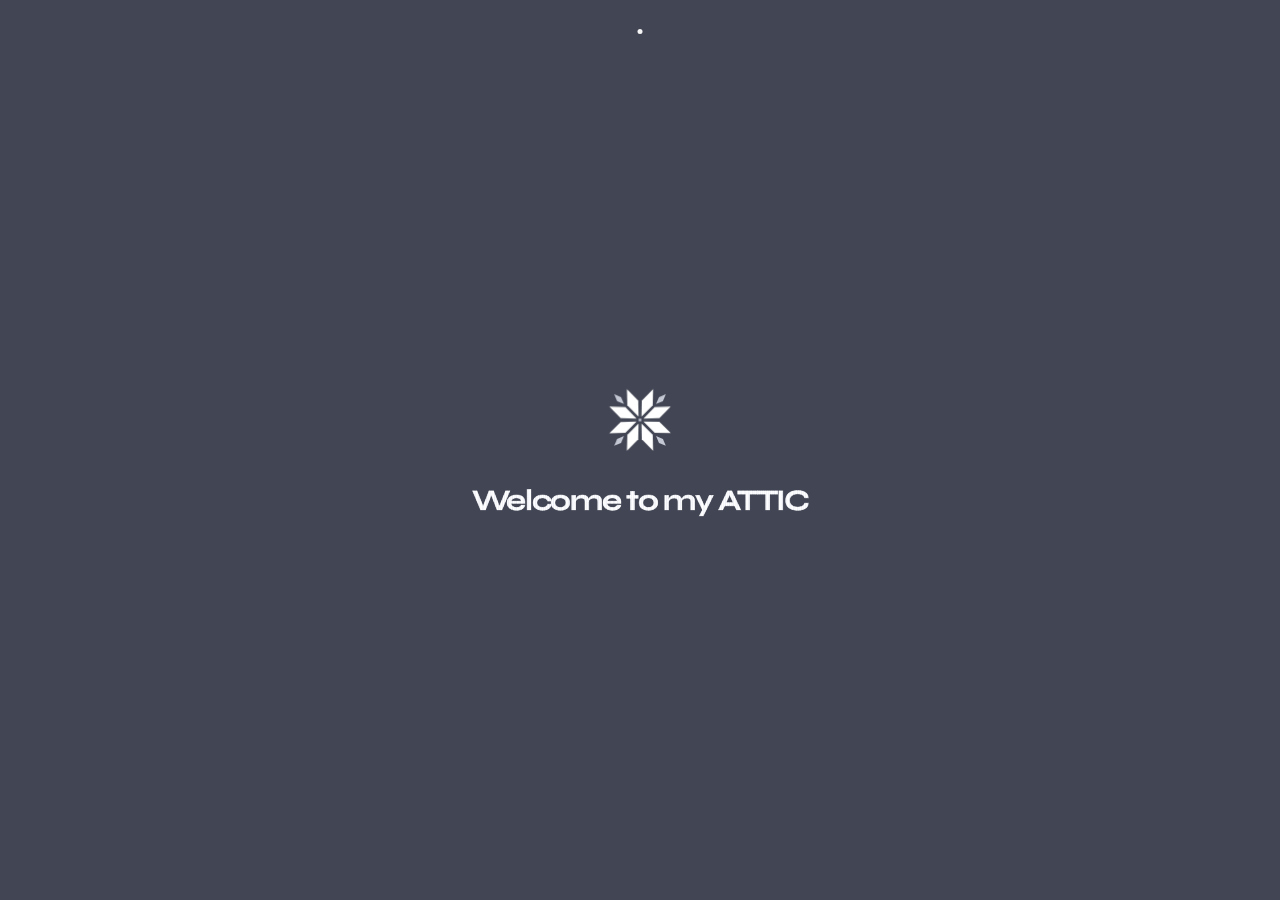
<file: public/index.html>
<!DOCTYPE html>
<html lang="zh-CN">
<head>
  <meta charset="UTF-8" />
  <meta name="viewport" content="width=device-width, initial-scale=1, maximum-scale=1, user-scalable=no" />
  <title>Attic · 阁楼 — fluorescentmice.fun</title>
  <meta name="description" content="Guzi 的阁楼（Attic）— 游戏、工具与创作作品的个人站，fluorescentmice lab。" />
  <meta name="theme-color" content="#0f172a" />
  <link rel="icon" href="/favicon.ico?v=20261117-large" sizes="any" />
  <link rel="icon" type="image/png" href="/favicon-48.png?v=20261117-large" sizes="48x48" />
  <link rel="icon" type="image/png" href="/favicon-32.png?v=20261117-large" sizes="32x32" />
  <link rel="icon" type="image/png" href="/favicon-16.png?v=20261117-large" sizes="16x16" />
  <link rel="apple-touch-icon" href="/apple-touch-icon.png?v=20261117-large" />
  <link rel="manifest" href="/site.webmanifest" />
  <meta property="og:site_name" content="Attic · 阁楼" />
  <meta property="og:title" content="Attic · 阁楼 — Guzi 的作品集" />
  <meta property="og:description" content="Guzi 的阁楼（Attic）— 游戏、工具与创作作品的个人站，fluorescentmice lab。" />
  <meta property="og:type" content="website" />
  <meta property="og:url" content="https://attic.fluorescentmice.fun/" />
  <meta property="og:image" content="/og-image.png" />
  <meta name="twitter:card" content="summary_large_image" />
  <meta name="twitter:image" content="/og-image.png" />
  <link rel="preconnect" href="https://fonts.googleapis.com" />
  <link rel="preconnect" href="https://fonts.gstatic.com" crossorigin />
  <link href="https://fonts.googleapis.com/css2?family=IBM+Plex+Mono:wght@400;500&family=Noto+Sans+SC:wght@500;600;700&family=Syne:wght@500;600;700&display=swap" rel="stylesheet" />
  <link rel="stylesheet" href="./cover.css" />
  <link rel="stylesheet" href="./enter.css" />
  <link rel="stylesheet" href="./home.css?v=20260919-folio" />
  <link rel="stylesheet" href="./folio-editorial.css?v=20261116-v8" />
  <link rel="stylesheet" href="./splash.css" />
</head>
<body class="is-splash">
  <div class="splash" id="splash" role="status" aria-live="polite" aria-label="Loading Attic">
    <span class="splash__dot" aria-hidden="true"></span>
    <div class="splash__stage">
      <svg class="splash-flower" viewBox="0 0 100 100" aria-hidden="true">
        <g class="splash-flower__bloom">
          <rect class="splash-flower__core" x="48.31" y="48.31" width="3.38" height="3.38" />
          <!-- 8 large petals, clockwise from top -->
          <g class="splash-flower__petal splash-flower__petal--lg" style="--i:0"><polygon points="48.06,45.43 47.64,24.52 32.78,9.44 33.31,30.60" /></g>
          <g class="splash-flower__petal splash-flower__petal--lg" style="--i:1"><polygon points="51.94,45.43 66.69,30.60 67.22,9.44 52.36,24.52" /></g>
          <g class="splash-flower__petal splash-flower__petal--lg" style="--i:2"><polygon points="54.56,48.02 75.46,47.42 90.41,32.43 69.25,33.14" /></g>
          <g class="splash-flower__petal splash-flower__petal--lg" style="--i:3"><polygon points="54.57,51.94 69.40,66.69 90.56,67.22 75.48,52.36" /></g>
          <g class="splash-flower__petal splash-flower__petal--lg" style="--i:4"><polygon points="51.94,54.57 52.36,75.48 67.22,90.56 66.69,69.40" /></g>
          <g class="splash-flower__petal splash-flower__petal--lg" style="--i:5"><polygon points="48.06,54.57 33.31,69.40 32.78,90.56 47.64,75.48" /></g>
          <g class="splash-flower__petal splash-flower__petal--lg" style="--i:6"><polygon points="45.44,51.98 24.54,52.58 9.59,67.57 30.75,66.86" /></g>
          <g class="splash-flower__petal splash-flower__petal--lg" style="--i:7"><polygon points="45.44,48.02 30.75,33.14 9.59,32.43 24.54,47.42" /></g>
          <!-- small petals: all together after larges finish (delay in CSS) -->
          <g class="splash-flower__petal splash-flower__petal--sm"><polygon points="71.08,28.92 80.10,25.07 83.94,16.06 74.93,19.90" /></g>
          <g class="splash-flower__petal splash-flower__petal--sm"><polygon points="71.08,71.08 74.93,80.10 83.94,83.94 80.10,74.93" /></g>
          <g class="splash-flower__petal splash-flower__petal--sm"><polygon points="28.92,71.08 19.90,74.93 16.06,83.94 25.07,80.10" /></g>
          <g class="splash-flower__petal splash-flower__petal--sm"><polygon points="28.92,28.92 25.07,19.90 16.06,16.06 19.90,25.07" /></g>
        </g>
      </svg>
      <p class="splash-welcome" id="splash-welcome">
        <span class="splash-welcome__outline" aria-hidden="true">Welcome to my <span class="splash-welcome__emph">ATTIC</span></span>
        <span class="splash-welcome__embroider" id="splash-fill" aria-hidden="true">Welcome to my <span class="splash-welcome__emph">ATTIC</span></span>
        <span class="splash-welcome__loose" aria-hidden="true">Welcome to my <span class="splash-welcome__emph">ATTIC</span></span>
        <span class="splash-welcome__sr">Welcome to my ATTIC</span>
      </p>
    </div>
  </div>

  <div class="flash" id="flash" aria-hidden="true"></div>

  <div class="camera" id="camera">
    <main id="stage" class="stage" aria-label="Attic cover">
      <!-- portrait letterbox: responsive swallow flow (canvas) -->
      <div class="stage-void stage-void-top" aria-hidden="true">
        <div class="void-parallax void-parallax-far" aria-hidden="true">
          <div class="void-railing-arch-back" aria-hidden="true"></div>
          <div class="void-railing-back" aria-hidden="true"></div>
        </div>
        <div class="void-parallax void-parallax-mid">
          <div class="void-row void-row-edge">
            <canvas class="void-flow-canvas" data-side="top" data-slot="edge" data-reversed="1"></canvas>
          </div>
          <div class="void-row void-row-inner">
            <canvas class="void-flow-canvas" data-side="top" data-slot="inner" data-reversed="1"></canvas>
          </div>
          <div class="void-row void-row-art">
            <canvas class="void-flow-canvas" data-side="top" data-slot="art" data-reversed="0"></canvas>
          </div>
        </div>
        <div class="void-parallax void-parallax-near" aria-hidden="true">
          <div class="void-railing-arch-front" aria-hidden="true"></div>
          <div class="void-railing-front" aria-hidden="true"></div>
        </div>
      </div>
      <div class="stage-void stage-void-bot" aria-hidden="true">
        <div class="void-parallax void-parallax-far" aria-hidden="true">
          <div class="void-railing-arch-back" aria-hidden="true"></div>
          <div class="void-railing-back" aria-hidden="true"></div>
        </div>
        <div class="void-parallax void-parallax-mid">
          <div class="void-row void-row-art">
            <canvas class="void-flow-canvas" data-side="bot" data-slot="art" data-reversed="1"></canvas>
          </div>
          <div class="void-row void-row-inner">
            <canvas class="void-flow-canvas" data-side="bot" data-slot="inner" data-reversed="0"></canvas>
          </div>
          <div class="void-row void-row-edge">
            <canvas class="void-flow-canvas" data-side="bot" data-slot="edge" data-reversed="0"></canvas>
          </div>
        </div>
        <div class="void-parallax void-parallax-near" aria-hidden="true">
          <div class="void-railing-arch-front" aria-hidden="true"></div>
          <div class="void-railing-front" aria-hidden="true"></div>
        </div>
      </div>
      <!-- horizontals bleed to full viewport width past the verticals -->
      <svg class="frame-rails-bleed" id="rails-bleed" viewBox="0 0 2880 1920" aria-hidden="true"></svg>
      <div class="artboard" id="artboard">
        <svg class="frame-rails z-rails" viewBox="0 0 2880 1920" aria-hidden="true"></svg>

        <img class="layer z-base" data-layer="outline" alt="" draggable="false" />

        <div class="letters z-content" id="letters" aria-label="YOU'RE NOW AT"></div>

        <div class="illustration z-content" id="illustration" aria-label="Attic illustration"></div>

        <img class="layer z-content" data-layer="text-reason" alt="" draggable="false" />
        <img class="layer z-content" data-layer="checklist-text" alt="" draggable="false" />

        <svg class="sketch-underlines z-under-glyphs" viewBox="0 0 2880 1920" aria-hidden="true"></svg>
        <button type="button" class="text-hit text-hit-top z-texthit" id="hit-top-text" aria-label="YOU'RE NOW AT"></button>
        <div class="text-hits-bottom z-texthit" id="hits-bottom-text"></div>

        <svg class="doors doors-shade z-shade" viewBox="0 0 2880 1920" aria-hidden="true">
          <defs>
            <path id="door-left-path" />
            <path id="door-right-path" />
          </defs>
          <use href="#door-left-path" class="door-shade" data-door="left" />
          <use href="#door-right-path" class="door-shade" data-door="right" />
        </svg>

        <div class="wipe z-underline" data-wipe="underline-green">
          <img class="layer" data-layer="underline-green" alt="" draggable="false" />
        </div>
        <div class="wipe z-underline" data-wipe="underline-magenta">
          <img class="layer" data-layer="underline-magenta" alt="" draggable="false" />
        </div>
        <img class="layer pin z-accent" data-layer="pin-green" alt="" draggable="false" />
        <img class="layer pin z-accent" data-layer="pin-magenta" alt="" draggable="false" />

        <div class="marks z-accent" id="marks" aria-hidden="true"></div>

        <!-- idle/hover: text + arrows on doors -->
        <div class="door-swing-plane z-doordeco" id="door-swing-left" data-side="left">
          <img class="layer" data-layer="text-left-fluorescent" alt="" draggable="false" />
          <img class="layer arrow" data-layer="arrow-left" data-arrow="left" alt="" draggable="false" />
        </div>
        <div class="door-swing-plane z-doordeco" id="door-swing-right" data-side="right">
          <img class="layer" data-layer="text-right-florescent" alt="" draggable="false" />
          <img class="layer arrow" data-layer="arrow-right" data-arrow="right" alt="" draggable="false" />
        </div>

        <svg class="doors doors-hit z-hit" viewBox="0 0 2880 1920" aria-hidden="true">
          <a class="door-link" id="door-left-link" href="#home" data-side="left" aria-label="Enter via fluorescentmice.fun">
            <use href="#door-left-path" class="door-hit" data-door="left" />
          </a>
          <a class="door-link" id="door-right-link" href="#home" data-side="right" aria-label="Enter via florescentmice.fun">
            <use href="#door-right-path" class="door-hit" data-door="right" />
          </a>
        </svg>

        <!-- PNG 失败时：纯 SVG + 字体占位，避免浏览器破图叠字 -->
        <div class="cover-fallback" id="cover-fallback" hidden>
          <svg class="cover-fallback-art" viewBox="0 0 720 480" role="img" aria-labelledby="cover-fallback-title">
            <title id="cover-fallback-title">Attic 封面占位</title>
            <defs>
              <pattern id="fb-stripes" patternUnits="userSpaceOnUse" width="18" height="40" patternTransform="skewX(-28)">
                <rect width="9" height="40" fill="#1a1a18"/>
              </pattern>
            </defs>
            <!-- twin door arches -->
            <g fill="none" stroke="#3a3b4a" stroke-width="7" stroke-linecap="round" stroke-linejoin="round">
              <path d="M118 360 V188 C118 118 168 78 218 78 C268 78 318 118 318 188 V360"/>
              <path d="M402 360 V188 C402 118 452 78 502 78 C552 78 602 118 602 188 V360"/>
              <path d="M168 360 V210"/>
              <path d="M268 360 V210"/>
              <path d="M452 360 V210"/>
              <path d="M552 360 V210"/>
            </g>
            <circle cx="198" cy="250" r="6" fill="#5e5f70"/>
            <circle cx="532" cy="250" r="6" fill="#5e5f70"/>
            <!-- barrier + cone -->
            <g transform="translate(248 292)">
              <rect x="0" y="8" width="168" height="28" rx="2" fill="#e0b045"/>
              <rect x="0" y="8" width="168" height="28" rx="2" fill="url(#fb-stripes)"/>
              <rect x="4" y="36" width="5" height="14" rx="1" fill="#5a4636"/>
              <rect x="159" y="36" width="5" height="14" rx="1" fill="#5a4636"/>
              <text class="cover-fallback-barrier" x="84" y="28" text-anchor="middle">施工中</text>
              <g transform="translate(178 -6)">
                <ellipse cx="20" cy="54" rx="14" ry="3" fill="#3d291c" opacity="0.28"/>
                <path d="M6 50 L20 4 L34 50 Z" fill="#e07a3a"/>
                <path d="M10 50 L20 10 L30 50 Z" fill="#c45c4a"/>
                <rect x="5" y="48" width="30" height="5" rx="1" fill="#1a1a18"/>
                <rect x="12" y="22" width="16" height="4" rx="1" fill="#f7f1e4"/>
                <rect x="10" y="34" width="20" height="4" rx="1" fill="#f7f1e4"/>
              </g>
            </g>
          </svg>
          <div class="cover-fallback-copy">
            <p class="cover-fallback-brand">Attic</p>
            <p class="cover-fallback-lede">阁楼门还在，画暂时没跟上。</p>
            <div class="cover-fallback-actions">
              <button type="button" class="cover-fallback-btn" data-enter="left">fluorescentmice.fun</button>
              <button type="button" class="cover-fallback-btn" data-enter="right">florescentmice.fun</button>
            </div>
          </div>
        </div>
      </div>
    </main>

    <!-- above home + outside .stage hole-mask so the leaf stays solid -->
    <div class="door-enter-layer" id="door-enter-layer" aria-hidden="true">
      <svg class="door-beyond" viewBox="0 0 2880 1920" aria-hidden="true">
        <defs>
          <radialGradient id="door-beyond-glow" cx="50%" cy="45%" r="65%">
            <stop offset="0%" stop-color="#fffef6" stop-opacity="1" />
            <stop offset="45%" stop-color="#f4f0ff" stop-opacity="0.95" />
            <stop offset="100%" stop-color="#dee1f6" stop-opacity="0.2" />
          </radialGradient>
        </defs>
        <path id="door-beyond-path" fill="url(#door-beyond-glow)" />
      </svg>
      <div class="door-pivot" id="door-pivot">
        <div class="door-pivot-root" id="door-pivot-root">
          <div class="door-leaf-thickness" id="door-leaf-thickness" aria-hidden="true"></div>
          <div class="door-face-plane" id="door-face-plane">
            <svg class="door-leaf-svg" viewBox="0 0 2880 1920" aria-hidden="true">
              <path id="door-leaf-path" class="door-leaf-face" fill="#5e5f70" />
            </svg>
            <div class="door-pivot-deco" id="door-pivot-deco"></div>
          </div>
        </div>
      </div>
    </div>
  </div>

  <section class="home" id="home" aria-hidden="true" aria-label="Portfolio">
    <div class="home-atmosphere" aria-hidden="true"></div>
    <div class="home-sheet">
      <div class="home-frame">
        <header class="home-nav">
          <span class="home-nav__brand">ATTIC / GUZI</span>
          <span class="home-nav__meta">works · drafting sheet</span>
          <div class="home-nav__links">
              <a class="home-direct-link" href="https://fluorescentmice.fun" target="_blank" rel="noopener noreferrer">直达 fluorescentmice.fun ↗</a>
            <a href="https://www.bugoostudio.com/members/cmq67vgev000b13ywlzq7g05r" target="_blank" rel="noopener noreferrer">Bugoo · guzi</a>
            <a href="https://github.com/Guzi2005" target="_blank" rel="noopener noreferrer">GitHub</a>
            <a href="https://space.bilibili.com/95924435" target="_blank" rel="noopener noreferrer">Bilibili</a>
          </div>
        </header>

        <div class="bento" aria-label="作品集">
          <div class="home-hello">
            <p class="home-brand">Welcome to my ATTIC</p>
            <h1 class="home-title">嗨，我是 guzi。</h1>
            <p class="home-lede">
              这里收录了我参与制作的游戏、平台内容，以及一些为学习和日常使用编写的工具。
            </p>
          </div>

          <p class="folio-section-label">Portfolio / 作品一览</p>
          <div class="folio-filters" id="folio-filters" role="group" aria-label="按作品类别筛选">
            <button type="button" class="folio-filter is-active" data-category="all" aria-pressed="true">全部</button>
            <button type="button" class="folio-filter" data-category="games" aria-pressed="false">游戏</button>
            <button type="button" class="folio-filter" data-category="ugc" aria-pressed="false">UGC平台</button>
            <button type="button" class="folio-filter" data-category="tools" aria-pressed="false">工具集</button>
          </div>
          <div id="works-grid" class="works-grid" aria-live="polite"></div>

          <footer class="home-foot">
            <span>fluorescentmice.fun · florescentmice.fun · attic</span>
            <a href="#" id="folio-back-cover">← back to cover</a>
          </footer>
        </div>
      </div>
    </div>
  </section>

  <!-- procedural paper grain (runtime noise tile) -->
  <div class="paper-grain" id="paper-grain" aria-hidden="true"></div>

  <script type="module" src="./cover.js?v=20261116-v8"></script>
</body>
</html>
</file>
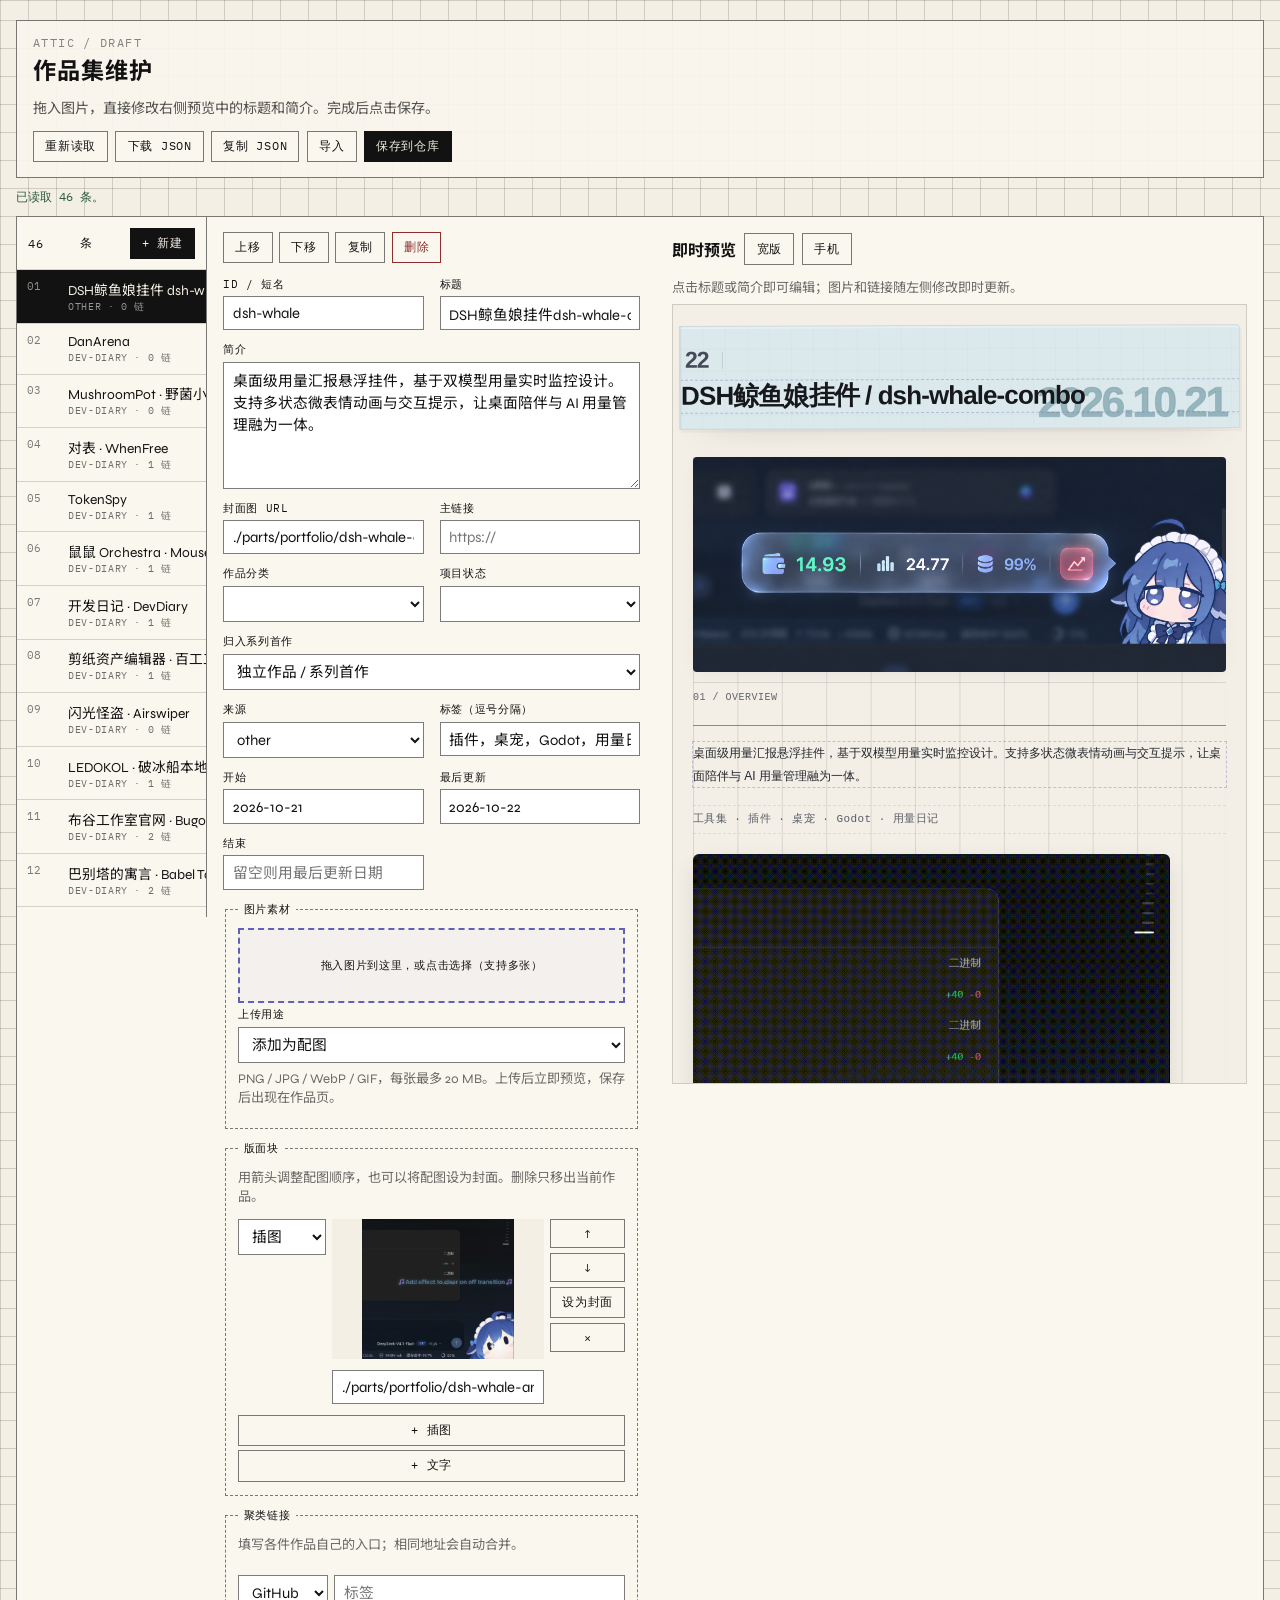
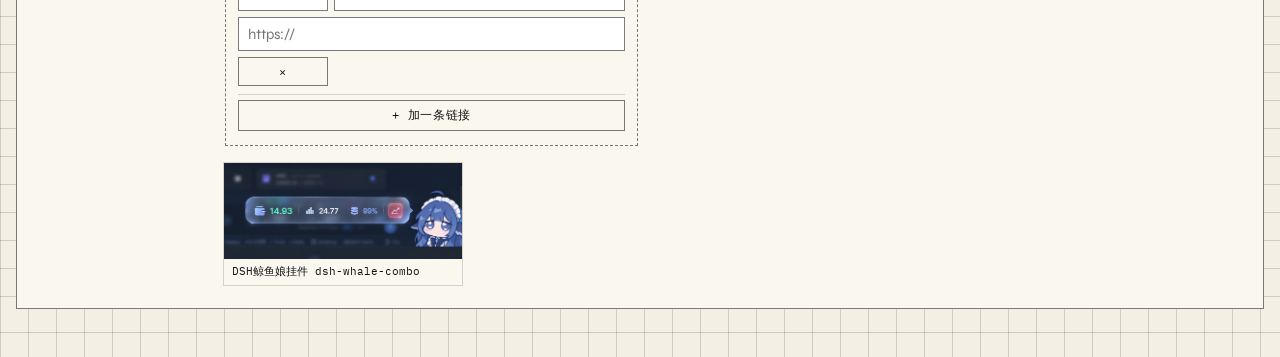
<file: public/folio-edit.html>
<!DOCTYPE html>
<html lang="zh-CN">
<head>
  <meta charset="UTF-8" />
  <meta name="viewport" content="width=device-width, initial-scale=1" />
  <title>Attic · 作品集维护</title>
  <link rel="icon" href="/favicon.ico?v=20261117-large" sizes="any" />
  <link rel="preconnect" href="https://fonts.googleapis.com" />
  <link rel="preconnect" href="https://fonts.gstatic.com" crossorigin />
  <link href="https://fonts.googleapis.com/css2?family=IBM+Plex+Mono:wght@400;500&family=Noto+Sans+SC:wght@500;600;700&family=Syne:wght@500;600;700&display=swap" rel="stylesheet" />
  <link rel="stylesheet" href="./folio-edit.css?v=visual-editor" />
</head>
<body>
  <div class="desk">
    <header class="desk-bar">
      <div class="desk-bar__brand">
        <p class="desk-kicker">ATTIC / DRAFT</p>
        <h1>作品集维护</h1>
      </div>
      <p class="desk-note">拖入图片，直接修改右侧预览中的标题和简介。完成后点击保存。</p>
      <div class="desk-actions">
        <button type="button" id="btn-reload">重新读取</button>
        <button type="button" id="btn-download">下载 JSON</button>
        <button type="button" id="btn-copy">复制 JSON</button>
        <label class="file-btn">导入<input type="file" id="file-import" accept="application/json,.json" /></label>
        <button type="button" class="primary" id="btn-save">保存到仓库</button>
      </div>
    </header>

    <p class="desk-status" id="status" role="status">正在读取作品清单…</p>

    <main class="desk-body">
      <aside class="rail">
        <div class="rail-head">
          <span id="work-count">0</span> 条
          <button type="button" class="primary" id="btn-new">+ 新建</button>
        </div>
        <ol class="work-list" id="work-list"></ol>
      </aside>

      <section class="sheet" id="sheet" hidden>
        <div class="sheet-toolbar">
          <button type="button" id="btn-up">上移</button>
          <button type="button" id="btn-down">下移</button>
          <button type="button" id="btn-dup">复制</button>
          <button type="button" class="danger" id="btn-del">删除</button>
        </div>

        <form id="form" class="form" autocomplete="off">
          <label>id / 短名
            <input name="id" required placeholder="irisvista" />
          </label>
          <label>标题
            <input name="title" required placeholder="云上虹 IrisVista" />
          </label>
          <label class="span-2">简介
            <textarea name="blurb" rows="5" required></textarea>
          </label>
          <label>封面图 URL
            <input name="image" placeholder="./parts/portfolio/foo.png 或 https://" />
          </label>
          <label>主链接
            <input name="url" placeholder="https://" />
          </label>
          <label>作品分类
            <select name="category">
              <option value="games">游戏</option>
              <option value="ugc">UGC平台</option>
              <option value="tools">工具集</option>
            </select>
          </label>
          <label>项目状态
            <select name="status">
              <option value="">已开展</option>
              <option value="planned">计划中</option>
            </select>
          </label>
          <label class="span-2">归入系列首作
            <select name="series_parent"></select>
          </label>
          <label>来源
            <select name="source">
              <option value="bugoo">Bugoo</option>
              <option value="fluorescentmice">fluorescentmice</option>
              <option value="cursor">Cursor</option>
              <option value="bilibili">Bilibili</option>
              <option value="other">other</option>
            </select>
          </label>
          <label>标签（逗号分隔）
            <input name="tags" placeholder="Godot, 叙事, 历史" />
          </label>
          <label>开始
            <input name="started" placeholder="2026-08 或 2026-08-08" />
          </label>
          <label>最后更新
            <input name="updated" placeholder="2026-09-19" />
          </label>
          <label>结束
            <input name="ended" placeholder="留空则用最后更新日期" />
          </label>

          <fieldset class="span-2 links-box">
            <legend>图片素材</legend>
            <div id="image-drop" class="image-drop" tabindex="0" role="button" aria-label="拖入或选择图片上传">
              拖入图片到这里，或点击选择（支持多张）
            </div>
            <input id="image-files" type="file" accept="image/png,image/jpeg,image/webp,image/gif" multiple hidden />
            <label>上传用途<select id="upload-role"><option value="gallery">添加为配图</option><option value="cover">第一张设为封面，其余为配图</option></select></label>
            <p class="hint">PNG / JPG / WebP / GIF，每张最多 20 MB。上传后立即预览，保存后出现在作品页。</p>
          </fieldset>
          <fieldset class="span-2 links-box">
            <legend>版面块</legend>
            <p class="hint">用箭头调整配图顺序，也可以将配图设为封面。删除只移出当前作品。</p>
            <div id="blocks-rows"></div>
            <button type="button" id="btn-add-image">+ 插图</button>
            <button type="button" id="btn-add-text">+ 文字</button>
          </fieldset>

          <fieldset class="span-2 links-box">
            <legend>聚类链接</legend>
            <p class="hint">填写各件作品自己的入口；相同地址会自动合并。</p>
            <div id="links-rows"></div>
            <button type="button" id="btn-add-link">+ 加一条链接</button>
          </fieldset>
        </form>

        <figure class="preview" hidden>
          <img id="preview-img" alt="" />
          <figcaption id="preview-cap"></figcaption>
        </figure>
      </section>

      <aside class="live-panel">
        <div class="live-toolbar"><strong>即时预览</strong><button type="button" id="preview-desktop">宽版</button><button type="button" id="preview-mobile">手机</button></div>
        <p class="hint">点击标题或简介即可编辑；图片和链接随左侧修改即时更新。</p>
        <iframe id="live-preview" src="./folio-preview.html" title="可编辑的作品即时预览"></iframe>
      </aside>

      <p class="sheet-empty" id="sheet-empty">左侧点一条，或按「新建」。</p>
    </main>
  </div>
  <script type="module" src="./folio-edit.js?v=visual-editor"></script>
</body>
</html>
</file>
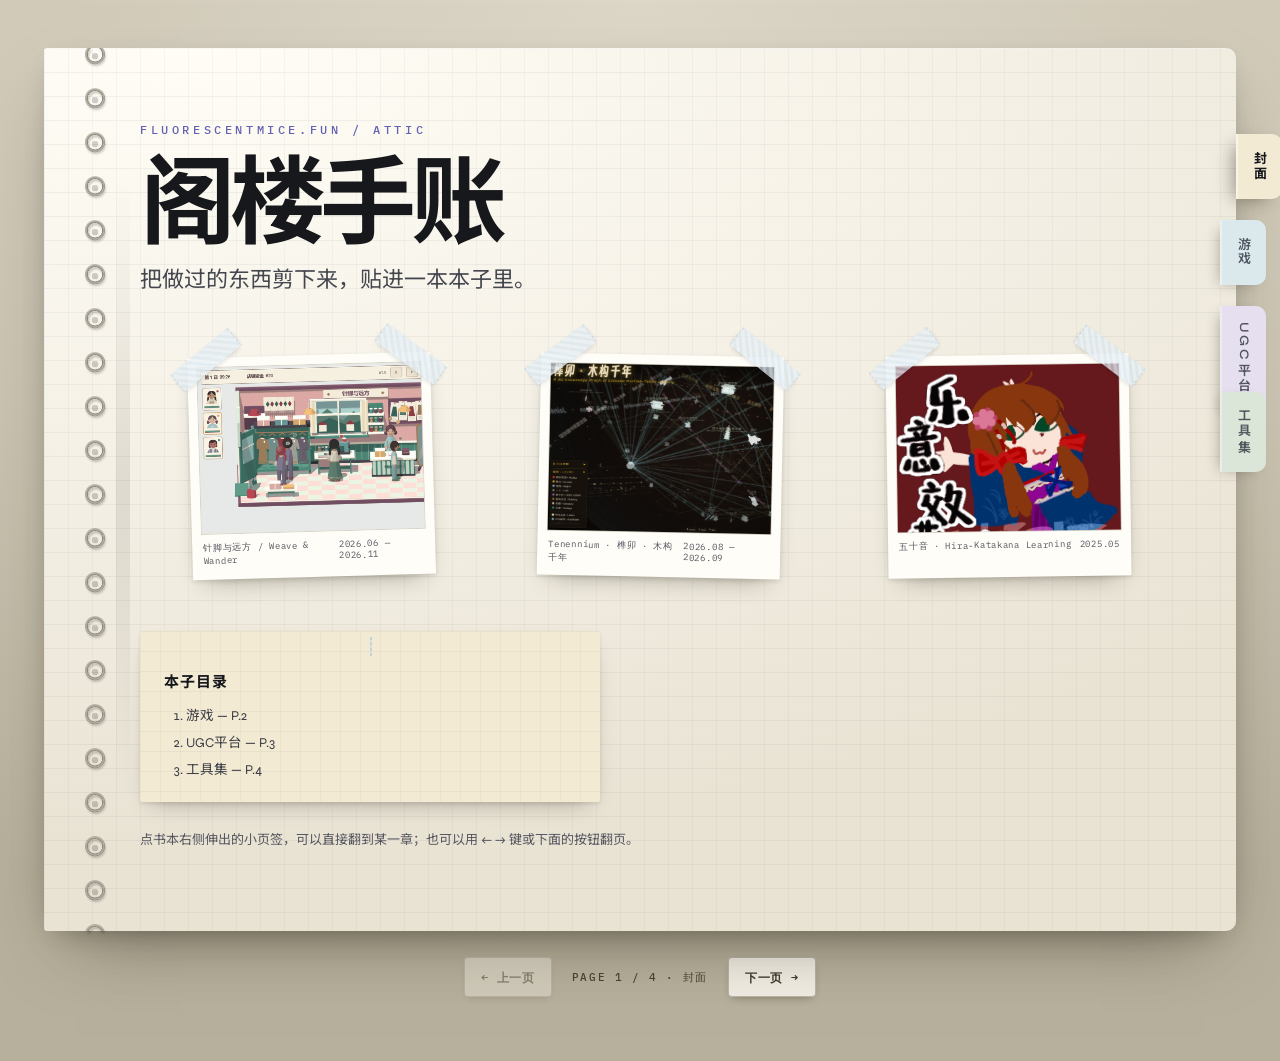
<file: public/journal.html>
<!DOCTYPE html>
<html lang="zh-CN">
<head>
  <meta charset="UTF-8" />
  <meta name="viewport" content="width=device-width, initial-scale=1" />
  <title>Attic 手账 · 拼贴版 — fluorescentmice.fun</title>
  <meta name="description" content="Guzi 的阁楼手账拼贴版：像翻笔记本一样看作品，页签直达。" />
  <link rel="icon" href="/favicon.ico?v=20261117-large" sizes="any" />
  <link rel="preconnect" href="https://fonts.googleapis.com" />
  <link rel="preconnect" href="https://fonts.gstatic.com" crossorigin />
  <link href="https://fonts.googleapis.com/css2?family=IBM+Plex+Mono:wght@400;500&family=Noto+Sans+SC:wght@500;600;700&family=Syne:wght@500;600;700&display=swap" rel="stylesheet" />
  <link rel="stylesheet" href="./journal.css?v=20261013-j1" />
</head>
<body>
  <div class="desk">
    <main class="book" id="book">
      <div class="book__rings" aria-hidden="true"></div>
      <div class="book__pages" id="pages"></div>
      <noscript>需要启用 JavaScript 才能读取 works.json 渲染手账。</noscript>
      <nav class="book__tabs" id="tabs" aria-label="章节页签"></nav>
    </main>
    <div class="book__pager">
      <button class="pager__btn" id="prev" type="button">← 上一页</button>
      <span class="pager__label" id="pagerLabel">—</span>
      <button class="pager__btn" id="next" type="button">下一页 →</button>
    </div>
  </div>
  <script src="./journal.js?v=20261013-j1"></script>
</body>
</html>
</file>
<file: public/cover.css>
:root {
  --bg: #dee1f6;
  --art-w: 2880;
  --art-h: 1920;
  --page-margin-x: 20px;
  --page-margin-y: 22px;
  --ease-soft: cubic-bezier(0.22, 0.61, 0.36, 1);
  --ease-land: cubic-bezier(0.34, 1.3, 0.64, 1);
}

* {
  box-sizing: border-box;
}

html,
body {
  margin: 0;
  height: 100%;
  background: var(--bg);
  touch-action: manipulation;
}

body {
  overflow: hidden;
}

/* Paper grain: light global veil — heavier fiber lives on card media */
.paper-grain {
  position: fixed;
  inset: 0;
  z-index: 110;
  pointer-events: none;
  opacity: 0.14;
  mix-blend-mode: soft-light;
  background-repeat: repeat;
  background-size: 160px 160px;
}

@media (prefers-reduced-transparency: reduce) {
  .paper-grain {
    display: none;
  }
}

.stage {
  position: relative;
  width: 100%;
  height: 100%;
  display: grid;
  place-items: center;
  background: var(--bg);
  overflow: hidden;
}

/* portrait letterbox: canvas swallow flow — responsive modes */
.stage-void {
  display: none;
  position: absolute;
  left: 0;
  right: 0;
  z-index: 0;
  pointer-events: auto;
  cursor: pointer;
  background-color: var(--bg);
  overflow: visible;
}

.stage-void.is-hidden {
  visibility: hidden;
  pointer-events: none;
}

/* Depth planes for door-zoom parallax (far / mid flock / near) */
.void-parallax {
  position: absolute;
  inset: 0;
  pointer-events: none;
}

.void-parallax-far {
  z-index: 0;
}

.void-parallax-mid {
  z-index: 1;
  /* keep letterbox interactive for moon toggle */
  pointer-events: auto;
}

.void-parallax-near {
  z-index: 3;
}

/* —— portrait railings —— */
/* Tall portrait A-ribs: split front/back so swallows thread the gaps.
   Drawn as background-image (same as posts) — black mask+luminance made them vanish. */
.void-railing-arch-back,
.void-railing-arch-front {
  display: none;
  position: absolute;
  inset: 0;
  pointer-events: none;
  background-repeat: repeat-x;
  background-position: 0 0;
}

.void-railing-arch-back {
  z-index: 0;
  opacity: 0.65;
  background-image: url("./parts/void-railing-arch-back.svg");
}

.void-railing-arch-front {
  z-index: 3;
  /* keep at 1 so horizontal gray bars stay fully opaque (strokes use softer #8B90A8) */
  opacity: 1;
  background-image: url("./parts/void-railing-arch-front.svg");
}

/* Near-square: pillars alternate front/back; gray rails hug black outline */
.void-railing-back,
.void-railing-front {
  display: none;
  position: absolute;
  inset: 0;
  pointer-events: none;
  background-repeat: repeat-x;
  /* % of void width so same aspect → same pillar count on any screen size */
  background-size: var(--void-post-tile, 40%) 100%;
  background-position: 0 0;
}

.void-railing-back {
  z-index: 0;
  opacity: 0.5;
  background-image: url("./parts/void-railing-post-back.svg");
}

.void-railing-front {
  z-index: 2;
  opacity: 1;
  background-image: url("./parts/void-railing-post-front.svg");
}

.void-row {
  position: absolute;
  left: 0;
  right: 0;
  z-index: 1;
  height: var(--void-tile, 64px);
  opacity: 0;
  visibility: hidden;
  /* Only fade — animating top/bottom across mode switches parks rows off-screen. */
  transition: opacity 0.18s linear;
}

/* Tall A-railing (aspect ≤ 41/50). Two densities vs ref shot ≈ 2/3.
   Tile width is % of void — locks pillar count at a given aspect (big/small screen match). */
@media (max-aspect-ratio: 41 / 50) {
  .void-railing-arch-back,
  .void-railing-arch-front {
    display: block;
    /* ~5.2 front tiles across (was 80px @ ~416px-wide ref) */
    --void-arch-tile: 19.23%;
    background-size: var(--void-arch-tile) 100%;
  }

  .void-railing-arch-back {
    background-image: url("./parts/void-railing-arch-back.svg");
    background-position: calc(var(--void-arch-tile) / 2) 0;
  }

  .void-railing-arch-front {
    background-image: url("./parts/void-railing-arch-front.svg");
    background-position: 0 0;
  }

  /* wider-than-ref: top tips point down; gray ends swap with the flip */
  .stage-void-top .void-railing-arch-back,
  .stage-void-top .void-railing-arch-front {
    transform: scaleY(-1);
    transform-origin: center center;
  }

  .void-row:has(canvas[data-reversed="0"]) {
    z-index: 1;
  }
  .void-row:has(canvas[data-reversed="1"]) {
    z-index: 2;
  }
}

/* Narrower than ref → denser A, both voids tips up, black=narrow / page=thick */
@media (max-aspect-ratio: 2 / 3) {
  .void-railing-arch-back,
  .void-railing-arch-front {
    /* ~8 front tiles across (was 52px @ ~416px-wide small-window look) */
    --void-arch-tile: 12.5%;
    background-size: var(--void-arch-tile) 100%;
  }

  .void-railing-arch-back {
    background-image: url("./parts/void-railing-arch-back-dense.svg");
    background-position: calc(var(--void-arch-tile) / 2) 0;
  }

  .void-railing-arch-front {
    background-image: url("./parts/void-railing-arch-front-dense.svg");
    background-position: 0 0;
  }

  /* cancel flip — tips stay up on top void too */
  .stage-void-top .void-railing-arch-back,
  .stage-void-top .void-railing-arch-front {
    transform: none;
  }

  /* top void: page at tip → thick tip rail / narrow black foot; tips below gray */
  .stage-void-top .void-railing-arch-front {
    background-image: url("./parts/void-railing-arch-front-dense-top.svg");
  }

  .stage-void-top .void-railing-arch-back {
    background-image: url("./parts/void-railing-arch-back-dense-top.svg");
  }

  /* nudge top swallow band slightly toward the artboard */
  .stage-void-top:not(.is-half) .void-parallax-mid {
    top: 12px;
  }
}

/* Near square (≈0.82–1): hand-drawn post sandwich */
@media (min-aspect-ratio: 41 / 50) and (max-aspect-ratio: 1 / 1) {
  .void-railing-back,
  .void-railing-front {
    display: block;
  }
}

.void-row.is-active {
  opacity: 0.92;
  visibility: visible;
  overflow: visible;
}

.void-flow-canvas {
  display: block;
  width: calc(100% + 2 * var(--void-pad-x, 72px));
  height: calc(100% + 2 * var(--void-pad-y, 16px));
  margin-left: calc(-1 * var(--void-pad-x, 72px));
  margin-top: calc(-1 * var(--void-pad-y, 16px));
}

.stage-void-top {
  top: 0;
}

.stage-void-bot {
  bottom: 0;
}

.stage-void-top .void-row-edge {
  top: 0;
}

.stage-void-bot .void-row-edge {
  bottom: 0;
}

/* Dual: both sides measure from the artboard with the same artGap + rowGap. */
.stage-void-top .void-row-art {
  bottom: var(--void-art-gap, 8px);
  top: auto;
}

.stage-void-top .void-row-inner {
  bottom: calc(var(--void-art-gap, 8px) + var(--void-tile, 64px) + var(--void-row-gap, 22px));
  top: auto;
}

.stage-void-bot .void-row-art {
  top: var(--void-art-gap, 8px);
  bottom: auto;
}

.stage-void-bot .void-row-inner {
  top: calc(var(--void-art-gap, 8px) + var(--void-tile, 64px) + var(--void-row-gap, 22px));
  bottom: auto;
}

/* Inset: same inter-row gap, mirrored from the outer edge. */
.stage-void.is-inset .void-row-art,
.stage-void.is-inset .void-row-inner {
  top: auto;
  bottom: auto;
}

.stage-void-top.is-inset .void-row-inner {
  top: var(--void-inset-top, 40px);
}

.stage-void-top.is-inset .void-row-art {
  top: calc(var(--void-inset-top, 40px) + var(--void-tile, 64px) + var(--void-row-gap, 22px));
}

.stage-void-bot.is-inset .void-row-inner {
  bottom: var(--void-inset-top, 40px);
}

.stage-void-bot.is-inset .void-row-art {
  bottom: calc(var(--void-inset-top, 40px) + var(--void-tile, 64px) + var(--void-row-gap, 22px));
}

/* Half row: fill letterbox; oversized tile is centered by canvas draw (not negative top). */
.stage-void.is-half {
  overflow: hidden;
}

.stage-void.is-half .void-row-edge {
  left: 0;
  right: 0;
  height: 100%;
  top: 0;
  bottom: 0;
}

.stage-void-top.is-half .void-row-edge {
  top: 0;
  bottom: 0;
}

.stage-void-bot.is-half .void-row-edge {
  top: 0;
  bottom: 0;
}

@media (max-aspect-ratio: 3 / 2) {
  .stage-void {
    display: block;
  }
}

.artboard {
  position: relative;
  z-index: 1;
  width: min(
    calc(100vw - 2 * var(--page-margin-x)),
    calc((100vh - 2 * var(--page-margin-y)) * (var(--art-w) / var(--art-h)))
  );
  height: min(
    calc(100vh - 2 * var(--page-margin-y)),
    calc((100vw - 2 * var(--page-margin-x)) * (var(--art-h) / var(--art-w)))
  );
  background: var(--bg);
  overflow: hidden;
  user-select: none;
  -webkit-user-select: none;
}

/* PNG 失败占位：纯 SVG + 字体，盖住破图叠字 */
.cover-fallback {
  display: none;
  position: absolute;
  inset: 0;
  z-index: 40;
  box-sizing: border-box;
  padding: clamp(1rem, 3.5vw, 2.5rem);
  background: var(--bg);
  flex-direction: column;
  align-items: center;
  justify-content: center;
  gap: clamp(0.6rem, 1.6vw, 1.25rem);
  text-align: center;
  pointer-events: auto;
}

.artboard.is-fallback .cover-fallback {
  display: flex;
}

.artboard.is-fallback > :not(.cover-fallback) {
  visibility: hidden !important;
  pointer-events: none !important;
}

.cover-fallback-art {
  width: min(78%, 520px);
  height: auto;
  max-height: 52%;
  display: block;
}

.cover-fallback-barrier {
  font-family: "Noto Sans SC", "PingFang SC", "Microsoft YaHei", sans-serif;
  font-size: 14px;
  font-weight: 700;
  fill: #ffffff;
}

.cover-fallback-copy {
  display: flex;
  flex-direction: column;
  align-items: center;
  gap: 0.45rem;
  max-width: 28rem;
}

.cover-fallback-brand {
  margin: 0;
  font-family: Syne, "Noto Sans SC", sans-serif;
  font-weight: 700;
  font-size: clamp(2rem, 6vw, 3.25rem);
  letter-spacing: -0.03em;
  color: #2a2b38;
  line-height: 1;
}

.cover-fallback-lede {
  margin: 0;
  font-family: "Noto Sans SC", "PingFang SC", "Microsoft YaHei", sans-serif;
  font-weight: 500;
  font-size: clamp(0.9rem, 2.2vw, 1.05rem);
  color: #5a5b6e;
  line-height: 1.45;
}

.cover-fallback-actions {
  display: flex;
  flex-wrap: wrap;
  justify-content: center;
  gap: 0.55rem;
  margin-top: 0.35rem;
}

.cover-fallback-btn {
  appearance: none;
  border: 2px solid #3a3b4a;
  background: #fffef8;
  color: #2a2b38;
  font-family: Syne, "Noto Sans SC", sans-serif;
  font-weight: 600;
  font-size: clamp(0.75rem, 1.8vw, 0.9rem);
  padding: 0.55rem 0.95rem;
  border-radius: 999px;
  cursor: pointer;
  transition: background 0.2s var(--ease-soft), transform 0.2s var(--ease-soft);
}

.cover-fallback-btn:hover {
  background: #e8eaf8;
  transform: translateY(-1px);
}

.cover-fallback-btn:focus-visible {
  outline: 2px solid #5e5f70;
  outline-offset: 3px;
}

.z-base { z-index: 1; }
.z-rails { z-index: 3; }
.z-under-glyphs { z-index: 4; } /* underlines sit under letterforms */
.z-content { z-index: 5; }
.z-shade { z-index: 12; }
.z-accent { z-index: 18; }
.z-underline { z-index: 19; }
.z-texthit { z-index: 22; }
.z-hit { z-index: 30; }

.frame-rails {
  position: absolute;
  inset: 0;
  width: 100%;
  height: 100%;
  pointer-events: none;
  overflow: visible;
}

/* full-viewport horizontals — continue past left/right verticals */
.frame-rails-bleed {
  position: absolute;
  left: 0;
  width: 100%;
  top: 0;
  height: 0;
  pointer-events: none;
  overflow: visible;
  z-index: 3;
}

.frame-rails path,
.frame-rails-bleed path {
  fill: none;
  stroke: #1a1a1a;
  /* scales with artboard CSS size so external browsers match IDE weight */
  stroke-width: calc(2.6px * var(--stroke-scale, 1));
  stroke-linecap: round;
  stroke-linejoin: round;
  vector-effect: non-scaling-stroke;
}

/* —— hand-drawn text underlines —— */
.sketch-underlines {
  position: absolute;
  inset: 0;
  width: 100%;
  height: 100%;
  pointer-events: none;
  overflow: visible;
}

.sketch-uline {
  fill: none;
  stroke-linecap: round;
  stroke-linejoin: round;
  vector-effect: non-scaling-stroke;
  stroke-dasharray: 1;
  stroke-dashoffset: 1;
  transition: stroke-dashoffset 0.7s cubic-bezier(0.22, 0.61, 0.36, 1);
}

.sketch-uline.is-top {
  stroke: #7a86a8;
  stroke-width: calc(3.8px * var(--stroke-scale, 1));
  transition-duration: 1.15s;
}

.sketch-uline.is-reason {
  stroke: #8a90a8;
  stroke-width: calc(3.4px * var(--stroke-scale, 1));
}

.sketch-uline.is-check {
  stroke: #9fd48a;
  stroke-width: calc(3.6px * var(--stroke-scale, 1));
}

.sketch-uline.is-cross {
  stroke: #c48ab8;
  stroke-width: calc(3.6px * var(--stroke-scale, 1));
}

.artboard.is-hover-top-text .sketch-uline.is-top {
  stroke-dashoffset: 0;
}

.artboard.is-hover-reason .sketch-uline.is-reason,
.artboard.is-hover-row-0 .sketch-uline.is-row-0,
.artboard.is-hover-row-1 .sketch-uline.is-row-1,
.artboard.is-hover-row-2 .sketch-uline.is-row-2 {
  stroke-dashoffset: 0;
}

.text-hit {
  position: absolute;
  margin: 0;
  padding: 0;
  border: 0;
  background: transparent;
  cursor: pointer;
  appearance: none;
  -webkit-appearance: none;
}

.text-hits-bottom {
  position: absolute;
  inset: 0;
  pointer-events: none;
}

.text-hits-bottom .text-hit {
  pointer-events: auto;
}

.text-hit:focus-visible {
  outline: 2px dashed rgba(80, 90, 120, 0.45);
  outline-offset: 4px;
}

.layer {
  position: absolute;
  display: block;
  pointer-events: none;
  max-width: none;
  image-rendering: auto;
}

/* —— letters hang & drop —— */
.letters {
  position: absolute;
  inset: 0;
  pointer-events: none;
}

.letter {
  position: absolute;
  transform-origin: 0 0;
  opacity: 0;
  will-change: transform, opacity;
}

.letter img {
  display: block;
  width: 100%;
  height: 100%;
  pointer-events: none;
}

.letter-string {
  position: absolute;
  left: 0;
  width: 1px;
  background: linear-gradient(to bottom, rgba(40, 40, 50, 0.35), rgba(40, 40, 50, 0.08));
  transform-origin: top center;
  pointer-events: none;
  opacity: 0;
}

.artboard.is-ready .letter {
  animation: letter-drop 1.15s var(--ease-land) forwards;
}

.artboard.is-ready .letter-string {
  animation: string-settle 1.15s var(--ease-land) forwards;
}

@keyframes letter-drop {
  0% {
    opacity: 0;
    transform: translateY(-42%) rotate(-14deg);
  }
  55% {
    opacity: 1;
  }
  78% {
    transform: translateY(1.6%) rotate(1.4deg);
  }
  100% {
    opacity: 1;
    transform: translateY(0) rotate(0deg);
  }
}

@keyframes string-settle {
  0% {
    opacity: 0.55;
    transform: scaleY(1.55);
  }
  70% {
    opacity: 0.28;
  }
  100% {
    opacity: 0;
    transform: scaleY(1);
  }
}

/* —— illustration triangles —— */
.illustration {
  position: absolute;
  pointer-events: auto;
  overflow: visible;
  z-index: 16;
}

.illustration svg {
  width: 100%;
  height: 100%;
  display: block;
  overflow: visible;
  pointer-events: auto;
}

.illu-floor,
.tri-pieces,
.tri-lifted,
.tri-hits {
  pointer-events: none;
}

.tri-hit {
  pointer-events: fill;
  cursor: pointer;
  fill: rgba(0, 0, 0, 0.001);
}

/* front-light pad: silhouette under shards, drawn at 90% size */
.illu-pad {
  pointer-events: none;
  opacity: 0.4;
}

/* when a shard lifts, that region lightens (more light reaches the pad) */
.illu-pad-lit {
  pointer-events: none;
}

.illu-pad-lit image {
  opacity: 0;
  filter: brightness(1.75) saturate(0.85);
  transition: opacity 0.35s var(--ease-soft);
}

.illu-pad-lit.is-bright image {
  opacity: 0.72;
}

.illu-pad-lit:not(.is-bright) image {
  transition: none;
}

.tri-visual {
  transform: translate3d(0, 0, 0);
  transform-box: view-box;
  filter: brightness(1);
  transition:
    transform 0.45s var(--ease-soft),
    filter 0.45s var(--ease-soft);
  pointer-events: none;
  will-change: transform, filter;
}

/* lift offset set in JS — single piece outward; pair shares one vector (seamless) */
.tri-visual.is-up {
  filter: brightness(1.1);
}

/* —— wipes / pins / arrows —— */
.wipe {
  position: absolute;
  overflow: hidden;
  pointer-events: none;
  clip-path: inset(0 100% 0 0);
  transition: clip-path 0.55s var(--ease-soft);
  z-index: 19; /* above door grey shade */
}

.wipe .layer {
  position: absolute;
  left: 0;
  top: 0;
}

.artboard.is-hover-left .wipe[data-wipe="underline-green"],
.artboard.is-hover-right .wipe[data-wipe="underline-magenta"] {
  clip-path: inset(0 0 0 0);
}

/* Door domain text: diagonal wipe on load — left TR→BL, right TL→BR */
.door-swing-plane img[data-layer="text-left-fluorescent"],
.door-swing-plane img[data-layer="text-right-florescent"] {
  will-change: clip-path;
}

.door-swing-plane img[data-layer="text-left-fluorescent"] {
  clip-path: polygon(100% 0%, 100% 0%, 100% 0%, 100% 0%);
}

.door-swing-plane img[data-layer="text-right-florescent"] {
  clip-path: polygon(0% 0%, 0% 0%, 0% 0%, 0% 0%);
}

.artboard.is-ready .door-swing-plane img[data-layer="text-left-fluorescent"] {
  animation: door-text-wipe-tr-bl 1.15s var(--ease-soft) 0.12s forwards;
}

.artboard.is-ready .door-swing-plane img[data-layer="text-right-florescent"] {
  animation: door-text-wipe-tl-br 1.15s var(--ease-soft) 0.12s forwards;
}

@keyframes door-text-wipe-tr-bl {
  from {
    clip-path: polygon(100% 0%, 100% 0%, 100% 0%, 100% 0%);
  }
  to {
    clip-path: polygon(0% 0%, 100% 0%, 100% 100%, 0% 100%);
  }
}

@keyframes door-text-wipe-tl-br {
  from {
    clip-path: polygon(0% 0%, 0% 0%, 0% 0%, 0% 0%);
  }
  to {
    clip-path: polygon(0% 0%, 100% 0%, 100% 100%, 0% 100%);
  }
}

.pin {
  opacity: 0;
  transform: translateY(0);
  transition: opacity 0.28s ease, transform 0.35s ease, filter 0.28s ease;
  will-change: transform, filter, opacity;
  filter: drop-shadow(0 0 0 transparent);
  pointer-events: none;
}

.artboard.is-hover-left .pin[data-layer="pin-green"],
.artboard.is-hover-right .pin[data-layer="pin-magenta"] {
  opacity: 1;
  animation: pin-float 1.1s ease-in-out infinite;
  /* thin hard white outline — same as arrows */
  filter:
    drop-shadow(1px 0 0 #fff)
    drop-shadow(-1px 0 0 #fff)
    drop-shadow(0 1px 0 #fff)
    drop-shadow(0 -1px 0 #fff)
    drop-shadow(1px 1px 0 #fff)
    drop-shadow(-1px -1px 0 #fff)
    drop-shadow(1px -1px 0 #fff)
    drop-shadow(-1px 1px 0 #fff);
}

@keyframes pin-float {
  0%,
  100% { transform: translateY(0); }
  50% { transform: translateY(-3.5%); }
}

.arrow {
  transform: scale(1);
  transform-origin: center center;
  transition: transform 0.35s var(--ease-soft), filter 0.28s ease;
  will-change: transform, filter;
  filter: drop-shadow(0 0 0 transparent);
}

.artboard.is-hover-left .arrow[data-arrow="left"],
.artboard.is-hover-right .arrow[data-arrow="right"] {
  transform: scale(1.14);
  /* thin hard white outline */
  filter:
    drop-shadow(1px 0 0 #fff)
    drop-shadow(-1px 0 0 #fff)
    drop-shadow(0 1px 0 #fff)
    drop-shadow(0 -1px 0 #fff)
    drop-shadow(1px 1px 0 #fff)
    drop-shadow(-1px -1px 0 #fff)
    drop-shadow(1px -1px 0 #fff)
    drop-shadow(-1px 1px 0 #fff);
}

/* —— doors —— */
.doors {
  position: absolute;
  inset: 0;
  width: 100%;
  height: 100%;
}

.door-link {
  cursor: pointer;
}

.doors-hit {
  pointer-events: none;
}

.door-hit {
  fill: rgba(0, 0, 0, 0.001);
  pointer-events: fill;
}

.door-shade {
  fill: rgba(40, 42, 55, 0);
  pointer-events: none;
  transition: fill 0.28s ease;
}

.artboard.is-hover-left .door-shade[data-door="left"],
.artboard.is-hover-right .door-shade[data-door="right"] {
  fill: rgba(40, 42, 55, 0.16);
}

/* —— checklist marks bounce —— */
.marks {
  position: absolute;
  inset: 0;
  pointer-events: none;
}

.mark {
  position: absolute;
  transform-origin: center center;
  opacity: 0;
  will-change: transform, opacity;
}

.mark-shadow {
  position: absolute;
  left: 0;
  top: 0;
  width: 100%;
  height: 100%;
  display: block;
  object-fit: fill;
  pointer-events: none;
  z-index: 0;
  /* light from front-upper-left → cast touches the ink; thicker stroke, not bigger */
  transform: translate(1px, 1px) rotate(3deg);
  transform-origin: 30% 25%;
  filter:
    brightness(0)
    drop-shadow(0.6px 0 0 #000)
    drop-shadow(-0.6px 0 0 #000)
    drop-shadow(0 0.6px 0 #000)
    drop-shadow(0 -0.6px 0 #000);
  opacity: 0.18;
}

.mark-ink {
  position: relative;
  z-index: 1;
  display: block;
  width: 100%;
  height: 100%;
}

/* lemon-lime 4-point star under the mark — short tutu spin then leave */
.mark-star {
  position: absolute;
  left: 50%;
  top: 50%;
  width: 145%;
  height: 145%;
  margin: 0;
  padding: 0;
  overflow: visible;
  pointer-events: none;
  z-index: 0;
  opacity: 0;
  transform: translate(-50%, -50%) scale(0.15) rotate(0deg);
  transform-origin: center center;
  will-change: transform, opacity;
}

.mark-star polygon {
  fill: #d4eb82;
  stroke: rgba(212, 235, 130, 0.55);
  stroke-width: 0.6;
}

.artboard.is-ready .mark {
  animation: mark-arrive 1.35s var(--ease-land) forwards;
}

.artboard.is-ready .mark-star {
  animation: mark-star-tutu 1.35s cubic-bezier(0.2, 0.7, 0.25, 1) forwards;
}

@keyframes mark-arrive {
  0% {
    opacity: 0;
    transform: translate(var(--from-x), var(--from-y)) scale(0.12) rotate(0deg);
  }
  42% {
    opacity: 1;
    transform: translate(0, 0) scale(1.2) rotate(0deg);
  }
  58% {
    transform: translate(0, 0) scale(0.92) rotate(-8deg);
  }
  72% {
    transform: translate(0, 0) scale(1.04) rotate(6deg);
  }
  86% {
    transform: translate(0, 0) scale(0.98) rotate(-3deg);
  }
  100% {
    opacity: 1;
    transform: translate(0, 0) scale(1) rotate(0deg);
  }
}

/* short spin flare, then leave */
@keyframes mark-star-tutu {
  0% {
    opacity: 0;
    transform: translate(-50%, -50%) scale(0.15) rotate(0deg);
  }
  22% {
    opacity: 1;
    transform: translate(-50%, -50%) scale(0.85) rotate(200deg);
  }
  48% {
    opacity: 1;
    transform: translate(-50%, -50%) scale(1.15) rotate(420deg);
  }
  72% {
    opacity: 0.85;
    transform: translate(-50%, -50%) scale(0.95) rotate(560deg);
  }
  100% {
    opacity: 0;
    transform: translate(-50%, -50%) scale(0.25) rotate(700deg);
  }
}

@media (prefers-reduced-motion: reduce) {
  .wipe { transition: none; }
  .sketch-uline { transition: none; }
  .artboard.is-hover-top-text .sketch-uline.is-top,
  .artboard.is-hover-reason .sketch-uline.is-reason,
  .artboard.is-hover-row-0 .sketch-uline.is-row-0,
  .artboard.is-hover-row-1 .sketch-uline.is-row-1,
  .artboard.is-hover-row-2 .sketch-uline.is-row-2 {
    stroke-dashoffset: 0;
  }
  .artboard.is-ready .letter,
  .artboard.is-ready .letter-string,
  .artboard.is-ready .mark,
  .artboard.is-ready .mark-star {
    animation: none;
    opacity: 1;
    transform: none;
  }
  .artboard.is-ready .door-swing-plane img[data-layer="text-left-fluorescent"],
  .artboard.is-ready .door-swing-plane img[data-layer="text-right-florescent"] {
    animation: none;
    clip-path: polygon(0% 0%, 100% 0%, 100% 100%, 0% 100%);
  }
  .artboard.is-ready .mark-star {
    opacity: 0;
    transform: translate(-50%, -50%) scale(0);
  }
  .tri-visual.is-up {
    transform: none !important;
    filter: none;
  }
  .illu-pad-lit.is-bright image {
    opacity: 0;
  }
  .artboard.is-hover-left .pin[data-layer="pin-green"],
  .artboard.is-hover-right .pin[data-layer="pin-magenta"] {
    animation: none;
    transform: translateY(-2%);
  }
}
</file>
<file: public/enter.css>
/* —— enter attic: camera + door + flash —— */
.camera {
  position: relative;
  z-index: 70;
  width: 100vw;
  height: 100vh;
  display: grid;
  place-items: center;
  transform-origin: center center;
  will-change: transform;
  background: var(--bg, #dee1f6);
}

.camera.is-zooming {
  background: transparent;
  /* phase1 settle → phase2 one continuous curve (no second pause) */
  animation: cam-through-door 1.65s cubic-bezier(0.55, 0.02, 0.12, 1) forwards;
}

/* your door-hole luminance mask — home peeks only through the arch */
.camera.is-zooming.has-door-hole {
  background: transparent;
}

.camera.is-zooming.has-door-hole .stage {
  -webkit-mask-image: var(--door-hole-mask);
  mask-image: var(--door-hole-mask);
  -webkit-mask-mode: luminance;
  mask-mode: luminance;
  -webkit-mask-source-type: luminance;
  -webkit-mask-size: 100% 100%;
  mask-size: 100% 100%;
  -webkit-mask-repeat: no-repeat;
  mask-repeat: no-repeat;
  background: transparent;
}

@keyframes cam-through-door {
  0% {
    transform: scale(1);
  }
  /* phase 1 — one approach beat */
  30% {
    transform: scale(1.3);
  }
  /* phase 2 — no plateau, accelerate through the hole */
  100% {
    transform: scale(8.8);
  }
}

/*
  Letterbox depth parallax while the camera zooms.
  Visual scale ≈ camera × layer. Near grows fastest, far lags.
  3 planes when pillars/arches sandwich the flock; mid alone still
  pulls swallows ahead of the flat artboard (2-layer read).
*/
.camera.is-zooming .void-parallax {
  --void-px-ease: cubic-bezier(0.55, 0.02, 0.12, 1);
  --void-px-dur: 1.65s;
  will-change: transform;
  transform-origin: var(--void-px-ox, 50%) var(--void-px-oy, 50%);
}

.stage-void-top .void-parallax {
  --void-px-oy: 100%; /* grow from artboard seam */
}

.stage-void-bot .void-parallax {
  --void-px-oy: 0%;
}

.camera.is-zooming .void-parallax-near {
  /* 100% pillars / arch front — closest */
  animation: void-px-near var(--void-px-dur) var(--void-px-ease) forwards;
}

.camera.is-zooming .void-parallax-mid {
  /* swallows + circles */
  animation: void-px-mid var(--void-px-dur) var(--void-px-ease) forwards;
}

.camera.is-zooming .void-parallax-far {
  /* 50% pillars / arch back — farthest */
  animation: void-px-far var(--void-px-dur) var(--void-px-ease) forwards;
}

@keyframes void-px-near {
  0% {
    transform: scale(1);
  }
  30% {
    transform: scale(1.22);
  }
  100% {
    transform: scale(2.45);
  }
}

@keyframes void-px-mid {
  0% {
    transform: scale(1);
  }
  30% {
    transform: scale(1.1);
  }
  100% {
    transform: scale(1.55);
  }
}

@keyframes void-px-far {
  0% {
    transform: scale(1);
  }
  30% {
    transform: scale(1.02);
  }
  100% {
    /* lag behind camera — reads as farther plane */
    transform: scale(0.92);
  }
}

.z-beyond { z-index: 28; }
.z-doorleaf { z-index: 29; }
.z-doordeco { z-index: 30; }

/* door leaf above home + outside .stage mask so the leaf stays solid */
.door-enter-layer {
  position: absolute;
  left: 0;
  top: 0;
  width: 0;
  height: 0;
  z-index: 85;
  pointer-events: none;
  overflow: visible;
  opacity: 0;
  visibility: hidden;
  transform-style: preserve-3d;
  perspective: 2200px;
  perspective-origin: var(--door-hinge-x, 50%) var(--door-hinge-y, 50%);
}

.door-enter-layer.is-active {
  opacity: 1;
  visibility: visible;
}

.door-beyond {
  position: absolute;
  inset: 0;
  width: 100%;
  height: 100%;
  pointer-events: none;
  opacity: 0;
}

.artboard.is-entering {
  pointer-events: none;
  overflow: visible;
  /* keep cover opaque — hole mask (not full clear) reveals home */
}

/*
  Chromium tears when CSS mask + SVG clipPath share a subtree.
  Park only the clip-heavy illustration; keep your door hole mask + the rest of the cover.
*/
.artboard.is-entering #illustration {
  opacity: 0 !important;
  visibility: hidden !important;
}

/* idle door text — hide while the 3D pivot takes over */
.door-swing-plane {
  position: absolute;
  inset: 0;
  pointer-events: none;
}

.artboard.is-entering .door-swing-plane {
  opacity: 0 !important;
  visibility: hidden;
}

/* unified 3D door: thickness (Z) + face + clipped deco */
.door-pivot {
  position: absolute;
  inset: 0;
  pointer-events: none;
  transform-style: preserve-3d;
}

.door-pivot-root {
  position: absolute;
  inset: 0;
  transform-style: preserve-3d;
  transform-origin: var(--door-hinge-x, 50%) var(--door-hinge-y, 50%);
  will-change: transform;
}

.door-leaf-thickness {
  position: absolute;
  inset: 0;
  transform-style: preserve-3d;
  pointer-events: none;
}

.door-slab {
  position: absolute;
  inset: 0;
  width: 100%;
  height: 100%;
  transform-style: preserve-3d;
  backface-visibility: hidden;
}

.door-slab svg {
  display: block;
  width: 100%;
  height: 100%;
  overflow: visible;
}

.door-slab path {
  fill: #c5c6d4;
  stroke: none;
}

.door-face-plane {
  position: absolute;
  inset: 0;
  transform: translateZ(0.5px);
  transform-style: preserve-3d;
  backface-visibility: hidden;
}

.door-leaf-svg {
  position: absolute;
  inset: 0;
  width: 100%;
  height: 100%;
  pointer-events: none;
  overflow: visible;
}

.door-leaf-face {
  fill: #5e5f70;
  stroke: none;
}

/* text + arrow: same plane as face, masked to door silhouette */
.door-pivot-deco {
  position: absolute;
  inset: 0;
  pointer-events: none;
  -webkit-mask-size: 100% 100%;
  mask-size: 100% 100%;
  -webkit-mask-repeat: no-repeat;
  mask-repeat: no-repeat;
  -webkit-mask-position: center;
  mask-position: center;
}

.door-pivot-deco .layer {
  position: absolute;
  display: block;
  object-fit: fill;
  pointer-events: none;
}

.door-enter-layer.is-enter-left .door-pivot-root {
  animation: door-swing-left 1.15s cubic-bezier(0.18, 0.75, 0.22, 1) forwards;
}

.door-enter-layer.is-enter-right .door-pivot-root {
  animation: door-swing-right 1.15s cubic-bezier(0.18, 0.75, 0.22, 1) forwards;
}

@keyframes door-swing-left {
  0% {
    transform: perspective(2200px) translate3d(0, 0, 0) rotateY(0deg);
  }
  55% {
    transform: perspective(2200px) translate3d(0, 0, 36px) rotateY(-78deg);
  }
  100% {
    transform: perspective(2200px) translate3d(0, 0, 48px) rotateY(-108deg);
  }
}

@keyframes door-swing-right {
  0% {
    transform: perspective(2200px) translate3d(0, 0, 0) rotateY(0deg);
  }
  55% {
    transform: perspective(2200px) translate3d(0, 0, 36px) rotateY(78deg);
  }
  100% {
    transform: perspective(2200px) translate3d(0, 0, 48px) rotateY(108deg);
  }
}

.artboard.is-entering .doors-hit {
  pointer-events: none;
}

/* keep cover opaque — only the door hole mask reveals home */
.stage.is-exiting {
  overflow: visible;
}

.flash {
  position: fixed;
  inset: 0;
  z-index: 100;
  pointer-events: none;
  background: #fffef8;
  opacity: 0;
}

.flash.is-burst {
  animation: flash-burst 0.4s cubic-bezier(0.2, 0.6, 0.2, 1) forwards;
}

@keyframes flash-burst {
  0% { opacity: 0; }
  35% { opacity: 0.35; }
  100% { opacity: 0; }
}

body.is-on-home {
  overflow: hidden;
}

body.is-on-home .camera {
  display: none;
}

@media (prefers-reduced-motion: reduce) {
  .camera.is-zooming {
    animation: none;
  }
  .camera.is-zooming .void-parallax-near,
  .camera.is-zooming .void-parallax-mid,
  .camera.is-zooming .void-parallax-far {
    animation: none;
  }
  .door-enter-layer.is-enter-left .door-pivot-root,
  .door-enter-layer.is-enter-right .door-pivot-root {
    animation: none;
  }
  .door-enter-layer {
    opacity: 0;
    visibility: hidden;
  }
  .flash.is-burst {
    animation: none;
    opacity: 0;
  }
}
</file>
<file: public/home.css>
/* —— drafting-paper portfolio (DE SCHOOL–ish grid) —— */
.home {
  --ink: #16181c;
  --paper: #f3efe6;
  --paper-deep: #e6e0d4;
  --paper-lift: #faf7f1;
  --line: rgba(22, 32, 42, 0.12);
  --line-strong: rgba(22, 32, 42, 0.48);
  --accent: #1a1c20;
  --gap: 0;
  --cell: clamp(22px, 2.8vw, 32px);
  --sans: "Syne", "Noto Sans SC", "PingFang SC", "Microsoft YaHei", sans-serif;
  --mono: "IBM Plex Mono", "Cascadia Mono", "Consolas", monospace;
  --folio-sticky-top: 1.1rem;

  position: fixed;
  inset: 0;
  z-index: 60;
  height: 100dvh;
  width: 100%;
  overflow: auto;
  opacity: 0;
  visibility: hidden;
  pointer-events: none;
  color: var(--ink);
  font-family: var(--sans);
  /* solid only — grid lives on the scrolling sheet, not a fixed overlay */
  background: var(--paper);
}

.home.is-visible {
  opacity: 1;
  visibility: visible;
  pointer-events: auto;
}

.home.is-visible:not(.is-enter-zoom):not(.is-bento-hold) {
  animation: home-rise 0.85s cubic-bezier(0.22, 0.61, 0.36, 1) both;
}

@keyframes home-rise {
  from {
    opacity: 0;
    filter: blur(6px);
    transform: translateY(8px);
  }
  to {
    opacity: 1;
    filter: blur(0);
    transform: none;
  }
}

.home.is-bento-hold {
  opacity: 1;
  visibility: visible;
  pointer-events: none;
}

.home.is-bento-hold .tile,
.home.is-bento-hold .home-hello,
.home.is-bento-hold .folio-section-label,
.home.is-bento-hold .folio-filters,
.home.is-bento-hold .home-foot,
.home.is-bento-hold .folio-spacer {
  opacity: 0.55;
  transform: translate(var(--push-x, 0px), var(--push-y, 0px)) scale(0.28);
  animation: none !important;
}

.home.is-enter-zoom {
  opacity: 1;
  visibility: visible;
  pointer-events: none;
}

.home.is-enter-zoom.is-visible {
  pointer-events: auto;
}

.home.is-enter-zoom:not(.is-bento-hold) .tile,
.home.is-enter-zoom:not(.is-bento-hold) .home-hello,
.home.is-enter-zoom:not(.is-bento-hold) .folio-section-label,
.home.is-enter-zoom:not(.is-bento-hold) .folio-filters,
.home.is-enter-zoom:not(.is-bento-hold) .home-foot,
.home.is-enter-zoom:not(.is-bento-hold) .folio-spacer {
  animation: tile-push-out 1.05s cubic-bezier(0.2, 0.75, 0.22, 1) both;
  animation-delay: calc(var(--push-i, 0) * 24ms);
  will-change: transform, opacity;
}

@keyframes tile-push-out {
  from {
    opacity: 0.35;
    transform: translate(var(--push-x, 0px), var(--push-y, 0px)) scale(0.28);
  }
  to {
    opacity: 1;
    transform: none;
  }
}

.home-atmosphere {
  display: none;
}

/* Scrolling paper sheet: grid is the paper itself (DE SCHOOL) */
.home-sheet {
  position: relative;
  min-height: 100%;
  width: 100%;
  background:
    linear-gradient(var(--line) 1px, transparent 1px) 0 0 / var(--cell) var(--cell),
    linear-gradient(90deg, var(--line) 1px, transparent 1px) 0 0 / var(--cell) var(--cell),
    radial-gradient(120% 80% at 8% 0%, #fffaf3 0%, var(--paper) 42%, var(--paper-deep) 100%);
}

.home-frame {
  position: relative;
  min-height: 100%;
  width: min(1180px, calc(100% - 2 * clamp(18px, 2.6vw, 36px)));
  margin: 0 auto;
  padding: clamp(1.35rem, 3.6vh, 2.4rem) clamp(0.55rem, 1.6vw, 1.15rem) clamp(3.2rem, 8vh, 5.2rem);
  border-left: 1px solid var(--line-strong);
  border-right: 1px solid var(--line-strong);
}

.home-nav {
  display: grid;
  grid-template-columns: 1fr auto;
  grid-template-areas:
    "brand links"
    "meta links";
  align-items: end;
  column-gap: 1.5rem;
  row-gap: 0.25rem;
  padding: 0.55rem 0.65rem 0.75rem;
  margin-bottom: clamp(0.85rem, 2vh, 1.35rem);
  font-family: var(--mono);
  font-size: 0.78rem;
  letter-spacing: 0.08em;
  text-transform: uppercase;
  background: color-mix(in srgb, var(--paper-lift) 88%, transparent);
  border: 1px solid var(--line-strong);
}

.home-nav__brand {
  grid-area: brand;
  font-family: var(--sans);
  font-weight: 700;
  font-size: 1.05rem;
  letter-spacing: 0.04em;
}

.home-nav__meta {
  grid-area: meta;
  color: rgba(18, 18, 18, 0.62);
}

.home-nav__links {
  grid-area: links;
  display: flex;
  flex-wrap: wrap;
  gap: 0.75rem 1.25rem;
  justify-content: flex-end;
  align-self: center;
}

.home-nav a {
  color: inherit;
  text-decoration: none;
  border-bottom: 1px solid transparent;
}

.home-nav a:hover {
  border-bottom-color: currentColor;
}

.bento {
  display: grid;
  grid-template-columns: 1fr;
  gap: calc(var(--cell) * 1.35);
  align-items: start;
}

.home-hello {
  grid-column: 1 / -1;
  padding: clamp(0.75rem, 1.8vh, 1.15rem) clamp(0.55rem, 1.2vw, 0.9rem);
  margin: 0;
}

.home-brand {
  margin: 0 0 0.35rem;
  font-family: var(--mono);
  font-size: 0.72rem;
  letter-spacing: 0.14em;
  text-transform: uppercase;
  color: rgba(18, 18, 18, 0.55);
}

.home-title {
  margin: 0 0 0.55rem;
  font-size: clamp(1.85rem, 4.6vw, 3.1rem);
  font-weight: 700;
  line-height: 1.05;
  letter-spacing: -0.02em;
  max-width: 16ch;
}

.home-lede {
  margin: 0;
  max-width: 48ch;
  font-size: clamp(0.92rem, 1.5vw, 1.05rem);
  line-height: 1.55;
  color: rgba(18, 18, 18, 0.78);
}

.folio-section-label {
  grid-column: 1 / -1;
  margin: 0;
  padding: 0.7rem 0.65rem 0.55rem;
  font-family: var(--mono);
  font-size: 0.72rem;
  letter-spacing: 0.16em;
  text-transform: uppercase;
}

.folio-filters {
  grid-column: 1 / -1;
  display: flex;
  flex-wrap: wrap;
  gap: 0.45rem 0.65rem;
  margin: 0;
  padding: 0.45rem 0.35rem;
}

.folio-filter {
  appearance: none;
  border: 1px solid var(--line-strong);
  background: transparent;
  color: inherit;
  font-family: var(--mono);
  font-size: 0.7rem;
  letter-spacing: 0.1em;
  text-transform: uppercase;
  padding: 0.35rem 0.65rem;
  cursor: pointer;
  border-radius: 0;
}

.folio-filter:hover {
  background: rgba(18, 18, 18, 0.05);
}

.folio-filter.is-active {
  background: var(--ink);
  color: var(--paper);
  border-color: var(--ink);
}

/* —— frame variants (hash-assigned) —— */
.frame-clear {
  background: transparent;
  border: 0;
  box-shadow: none;
}

.frame-outer {
  background: var(--paper-lift);
  border: 1px solid var(--line-strong);
  box-shadow: none;
}

.frame-grid {
  background:
    linear-gradient(var(--line) 1px, transparent 1px) 0 0 / 14px 14px,
    linear-gradient(90deg, var(--line) 1px, transparent 1px) 0 0 / 14px 14px,
    color-mix(in srgb, var(--paper-lift) 92%, transparent);
  border: 1px solid var(--line-strong);
}

.frame-underline {
  background: transparent;
  border: 0;
  border-bottom: 1px solid var(--line-strong);
  border-radius: 0;
  box-shadow: none;
}

.home-hello.frame-underline .home-title,
.folio-card.frame-underline .folio-card__title {
  border-bottom: 1px solid var(--ink);
  padding-bottom: 0.2rem;
  display: inline-block;
}

body.is-on-home .paper-grain {
  opacity: 0.1;
}

.folio-card:focus-visible {
  outline: 2px solid var(--ink);
  outline-offset: 4px;
}

.folio-filter:focus-visible {
  outline: 2px solid var(--ink);
  outline-offset: 2px;
}

/* Year mark sticks; month is the push unit; tab shows day + title */
.folio-year {
  display: grid;
  grid-template-columns: max-content minmax(0, 1fr);
  column-gap: clamp(0.9rem, 2.4vw, 2.2rem);
  align-items: start;
  position: relative;
}

.folio-year[hidden] {
  display: none !important;
}

.folio-year__mark {
  position: sticky;
  top: var(--folio-sticky-top);
  z-index: 5;
  align-self: start;
  padding: 0.2rem 0.25rem 0.9rem 0;
  font-weight: 700;
  font-size: clamp(1.85rem, 3.8vw, 3.1rem);
  letter-spacing: -0.05em;
  line-height: 0.9;
  font-variant-numeric: tabular-nums;
  font-feature-settings: "tnum" 1;
  background: color-mix(in srgb, var(--paper) 92%, transparent);
  pointer-events: none;
}

.folio-year__body {
  min-width: 0;
  display: flex;
  flex-direction: column;
}

.folio-month {
  display: flex;
  flex-direction: column;
  position: relative;
}

.folio-month[hidden] {
  display: none !important;
}

#works-grid,
.works-grid {
  display: flex;
  flex-direction: column;
  gap: 0;
  position: relative;
  padding: 0;
  overflow: visible;
}

.folio-slide {
  min-height: 82vh;
  padding: 3vh 0.15rem 10vh;
  display: flex;
  flex-direction: column;
  gap: 0.85rem;
}

.folio-slide[hidden] {
  display: none !important;
}

.folio-tab {
  position: sticky;
  top: var(--folio-sticky-top);
  z-index: 4;
  display: flex;
  align-items: baseline;
  gap: 0.55rem;
  margin: 0;
  padding: 0.28rem 0 0.55rem;
  background: color-mix(in srgb, var(--paper) 90%, transparent);
  backdrop-filter: blur(8px);
}

.folio-tab__day {
  flex: 0 0 auto;
  font-weight: 700;
  font-size: clamp(1.55rem, 3vw, 2.35rem);
  font-variant-numeric: tabular-nums;
  font-feature-settings: "tnum" 1;
  letter-spacing: -0.04em;
  line-height: 0.9;
}

.folio-tab__title {
  margin: 0;
  min-width: 0;
  font-size: clamp(1.15rem, 2.35vw, 1.85rem);
  font-weight: 700;
  letter-spacing: -0.03em;
  line-height: 1.12;
  text-transform: none;
}

.folio-mag {
  display: grid;
  grid-template-columns: repeat(12, minmax(0, 1fr));
  grid-auto-flow: dense;
  gap: clamp(0.7rem, 1.6vw, 1.25rem) clamp(0.7rem, 1.8vw, 1.4rem);
  align-items: start;
}

.folio-mag__fig {
  margin: 0;
  min-width: 0;
  background: transparent;
}

.folio-mag__fig img {
  width: 100%;
  height: auto;
  display: block;
  object-fit: contain;
  object-position: left top;
  background: transparent;
  border: 0;
  box-shadow: none;
  filter: none;
}

.folio-mag__fig--cover {
  grid-column: span 7;
}

.folio-mag__fig--cover[data-ar="land"] {
  grid-column: span 8;
}

.folio-mag__fig--cover[data-ar="port"] {
  grid-column: span 5;
}

.folio-mag__fig--cover img {
  max-height: min(68vh, 44rem);
}

.folio-mag__fig--extra {
  grid-column: span 4;
}

.folio-mag__fig--extra[data-ar="land"] {
  grid-column: span 5;
}

.folio-mag__fig--extra[data-ar="port"] {
  grid-column: span 3;
}

.folio-mag__fig--extra img {
  max-height: min(42vh, 28rem);
}

.folio-mag__note {
  min-width: 0;
  grid-column: span 5;
  display: flex;
  flex-direction: column;
  gap: 0.55rem;
  padding: 0.85rem 0.9rem 1.05rem;
  text-decoration: none;
  color: inherit;
  align-self: start;
}

.folio-mag__dock,
.folio-dock {
  grid-column: 1 / -1;
  display: flex;
  flex-wrap: wrap;
  align-items: center;
  gap: 10px;
  padding-top: 0.1rem;
}

.folio-slide[data-mag="0"] .folio-mag__fig--cover {
  grid-column: 1 / 8;
}

.folio-slide[data-mag="0"] .folio-mag__fig--cover[data-ar="port"] {
  grid-column: 1 / 6;
}

.folio-slide[data-mag="0"] .folio-mag__note {
  grid-column: 8 / 13;
}

.folio-slide[data-mag="0"] .folio-mag__fig--cover[data-ar="port"] ~ .folio-mag__note {
  grid-column: 6 / 13;
}

.folio-slide[data-mag="1"] .folio-mag__note {
  grid-column: 1 / 6;
  grid-row: 1;
}

.folio-slide[data-mag="1"] .folio-mag__fig--cover {
  grid-column: 6 / 13;
}

.folio-slide[data-mag="1"] .folio-mag__fig--cover[data-ar="port"] {
  grid-column: 8 / 13;
}

.folio-slide[data-mag="2"] .folio-mag__fig--cover {
  grid-column: 1 / 9;
}

.folio-slide[data-mag="2"] .folio-mag__fig--cover[data-ar="port"] {
  grid-column: 1 / 6;
}

.folio-slide[data-mag="2"] .folio-mag__note {
  grid-column: span 5;
}

.folio-mag:not(:has(.folio-mag__fig--extra)) .folio-mag__fig--cover {
  grid-column: 1 / 8;
}

.folio-mag:not(:has(.folio-mag__fig--extra)) .folio-mag__note {
  grid-column: 8 / 13;
}

.folio-chip {
  max-width: 48px;
  height: 48px;
  color: #fff;
  cursor: pointer;
  -webkit-tap-highlight-color: transparent;
  border: 0;
  border-radius: 999px;
  flex: 0 0 auto;
  align-items: center;
  text-decoration: none;
  transition: max-width 0.42s cubic-bezier(0.22, 1, 0.36, 1);
  display: inline-flex;
  overflow: hidden;
}

.folio-chip__icon {
  pointer-events: none;
  flex: 0 0 48px;
  place-items: center;
  width: 48px;
  height: 48px;
  display: grid;
}

.folio-chip__icon svg {
  display: block;
}

.folio-chip__label {
  letter-spacing: -0.03em;
  white-space: nowrap;
  padding-right: 16px;
  font-size: 13px;
  font-weight: 700;
  line-height: 1;
}

.folio-chip--github {
  background: #1a2a48;
  color: #fff;
}

.folio-chip--bilibili {
  background: #fb7299;
  color: #fff;
}

.folio-chip--bugoo {
  background: #f18a32;
  color: #163a8a;
}

.folio-chip--bugoo .folio-chip__label {
  color: #fff;
}

.folio-chip--bugoo img {
  width: 32px;
  height: 32px;
  border-radius: 7px;
  object-fit: contain;
  display: block;
}

.folio-chip:hover,
.folio-chip:focus-visible,
.folio-chip.is-open {
  max-width: 36rem;
}

.folio-chip:focus-visible {
  outline: 2px solid var(--ink);
  outline-offset: 3px;
}

.folio-slide__until {
  margin: 0.35rem 0 0;
  font-family: var(--sans);
  font-weight: 700;
  font-size: clamp(1.15rem, 2.2vw, 1.7rem);
  letter-spacing: -0.04em;
  line-height: 1;
}

.folio-card,
.folio-spacer {
  min-width: 0;
  position: relative;
}

.span-1x1 {
  grid-column: span 2;
  grid-row: span 8;
}

.span-drop {
  grid-column: span 2;
  grid-row: span 6;
}

.folio-card {
  display: flex;
  flex-direction: column;
  align-self: start;
  height: auto;
  gap: 0.45rem;
  color: inherit;
  text-decoration: none;
  border-radius: 0;
  box-shadow: none;
  overflow: visible;
  z-index: 2;
  transition: transform 0.25s ease, opacity 0.25s ease;
}

.folio-card[hidden],
.folio-spacer[hidden] {
  display: none !important;
}

.folio-copy {
  padding: 0.55rem 0.4rem 0.75rem;
}

.folio-pic {
  padding: 0.2rem 0.1rem;
}

.folio-card.frame-clear,
.folio-card.frame-underline {
  padding-left: 0.05rem;
  padding-right: 0.05rem;
}

.folio-card:hover {
  transform: translateY(-2px);
}

.folio-card__when {
  position: absolute;
  font-family: var(--mono);
  font-size: 0.62rem;
  letter-spacing: 0.08em;
  color: rgba(18, 18, 18, 0.42);
  pointer-events: none;
}

.folio-card__when--start {
  top: 0.12rem;
  left: 0.15rem;
}

.folio-card__when--end {
  bottom: 0.12rem;
  right: 0.15rem;
}

.folio-pic img {
  width: 100%;
  height: auto;
  display: block;
  object-fit: contain;
  object-position: center;
  border: 0;
  box-shadow: none;
  filter: none;
  background: transparent;
}

.folio-pic.frame-clear img {
  border-color: transparent;
}

.folio-pic.frame-underline img {
  border: 0;
  border-bottom: 1px solid var(--line-strong);
}

.folio-pic.has-local-grain {
  position: relative;
}

.folio-pic.has-local-grain::after {
  content: "";
  position: absolute;
  inset: 0.2rem 0.1rem;
  pointer-events: none;
  opacity: 0.18;
  mix-blend-mode: soft-light;
  background-image: url("data:image/svg+xml;utf8,<svg xmlns='http://www.w3.org/2000/svg' width='64' height='64'><filter id='n'><feTurbulence type='fractalNoise' baseFrequency='0.9' numOctaves='3' stitchTiles='stitch'/><feColorMatrix values='0 0 0 0 0.08  0 0 0 0 0.07  0 0 0 0 0.05  0 0 0 0.55 0'/></filter><rect width='100%' height='100%' filter='url(%23n)'/></svg>");
  background-size: 64px 64px;
}

.folio-card__body {
  display: flex;
  flex-direction: column;
  gap: 0.45rem;
  padding: 0 0.05rem 0.2rem;
  flex: 1 1 auto;
  min-width: 0;
  position: relative;
  z-index: 2;
}

.folio-card__title {
  margin: 0;
  font-size: clamp(0.95rem, 1.4vw, 1.08rem);
  font-weight: 700;
  letter-spacing: 0.02em;
  text-transform: uppercase;
  line-height: 1.25;
}

.folio-card__blurb {
  margin: 0;
  font-size: 0.84rem;
  line-height: 1.5;
  color: rgba(18, 18, 18, 0.72);
}

.folio-card__tags {
  margin: 0.15rem 0 0;
  font-family: var(--mono);
  font-size: 0.68rem;
  letter-spacing: 0.04em;
  color: rgba(18, 18, 18, 0.48);
}

.folio-card__cta {
  margin-top: auto;
  padding-top: 0.35rem;
  align-self: flex-start;
  font-family: var(--mono);
  font-size: 0.72rem;
  letter-spacing: 0.12em;
  text-transform: uppercase;
  border-bottom: 1px solid currentColor;
  padding-bottom: 1px;
}

.folio-card__links {
  display: flex;
  flex-wrap: wrap;
  gap: 0.3rem 0.75rem;
  margin: 0.2rem 0 0;
  font-family: var(--mono);
  font-size: 0.68rem;
  letter-spacing: 0.06em;
  text-transform: uppercase;
}

.folio-card__link {
  color: inherit;
  text-decoration: none;
  border-bottom: 1px solid currentColor;
  padding-bottom: 1px;
}

.folio-card__link:hover {
  opacity: 0.7;
}

.folio-edit-launch {
  margin-left: auto;
}

.folio-empty {
  grid-column: 1 / -1;
  font-family: var(--mono);
  font-size: 0.85rem;
}

/* Quiet empty cell — air, not a mystery stipple slab */
.folio-spacer {
  min-height: 0;
  pointer-events: none;
  background: transparent;
}

.folio-spacer.frame-underline {
  border: 0;
  border-bottom: 1px solid var(--line);
  background: transparent;
}

.home-foot {
  grid-column: 1 / -1;
  margin-top: 0.35rem;
  padding: 0.75rem 0.55rem;
  font-family: var(--mono);
  font-size: 0.7rem;
  letter-spacing: 0.08em;
  text-transform: uppercase;
  color: rgba(18, 18, 18, 0.5);
  display: flex;
  flex-wrap: wrap;
  gap: 0.5rem 1.25rem;
  justify-content: space-between;
}

.home-foot a {
  color: inherit;
}

@media (max-width: 900px) {
  .folio-slide {
    min-height: 78vh;
    padding: 4vh 0 12vh;
  }
}

@media (max-width: 720px) {
  .home {
    --folio-sticky-top: 0.35rem;
  }

  .home-frame {
    width: min(100% - 1.2rem, 640px);
  }

  .home-nav {
    grid-template-columns: 1fr;
    grid-template-areas:
      "brand"
      "meta"
      "links";
  }

  .home-nav__links {
    justify-content: flex-start;
    margin-top: 0.35rem;
  }

  .home-title {
    max-width: none;
  }

  .folio-year {
    grid-template-columns: 1fr;
  }

  .folio-year__mark {
    top: 0.35rem;
    z-index: 6;
    font-size: 1.55rem;
    padding: 0.15rem 0 0.3rem;
  }

  .folio-tab {
    top: 2.2rem;
    z-index: 5;
    gap: 0.4rem;
    padding: 0.2rem 0 0.4rem;
  }

  .folio-tab__day {
    font-size: 1.28rem;
  }

  .folio-tab__title {
    font-size: 1.02rem;
    overflow: hidden;
    text-overflow: ellipsis;
    white-space: nowrap;
  }

  .folio-slide {
    min-height: auto;
    padding: 0.9rem 0 2.8rem;
  }

  .folio-mag {
    grid-template-columns: repeat(6, minmax(0, 1fr));
  }

  .folio-slide[data-mag] .folio-mag__fig--cover,
  .folio-slide[data-mag] .folio-mag__fig--cover[data-ar="land"],
  .folio-slide[data-mag] .folio-mag__fig--cover[data-ar="port"],
  .folio-mag:not(:has(.folio-mag__fig--extra)) .folio-mag__fig--cover {
    grid-column: 1 / -1;
    grid-row: auto;
  }

  .folio-slide[data-mag] .folio-mag__fig--cover[data-ar="port"] {
    grid-column: span 3;
  }

  .folio-slide[data-mag] .folio-mag__fig--extra,
  .folio-slide[data-mag] .folio-mag__fig--extra[data-ar="port"] {
    grid-column: span 3;
    grid-row: auto;
  }

  .folio-slide[data-mag] .folio-mag__fig--extra[data-ar="land"] {
    grid-column: 1 / -1;
  }

  .folio-slide[data-mag] .folio-mag__note,
  .folio-slide[data-mag="0"] .folio-mag__fig--cover[data-ar="port"] ~ .folio-mag__note,
  .folio-slide[data-mag="1"] .folio-mag__note,
  .folio-mag:not(:has(.folio-mag__fig--extra)) .folio-mag__note {
    grid-column: 1 / -1;
    grid-row: auto;
  }

  .folio-mag__fig--cover img,
  .folio-mag__fig--extra img {
    max-height: none;
  }

  .folio-chip {
    max-width: 11.5rem;
    height: 44px;
  }

  .folio-chip__icon {
    flex: 0 0 44px;
    width: 44px;
    height: 44px;
  }
}

@media (max-width: 420px) {
  .folio-year__mark {
    font-size: 1.35rem;
  }

  .folio-tab {
    top: 2rem;
  }

  .folio-mag {
    grid-template-columns: repeat(2, minmax(0, 1fr));
  }

  .folio-slide[data-mag] .folio-mag__fig--cover,
  .folio-slide[data-mag] .folio-mag__fig--cover[data-ar="land"],
  .folio-slide[data-mag] .folio-mag__fig--cover[data-ar="port"],
  .folio-slide[data-mag] .folio-mag__fig--extra,
  .folio-slide[data-mag] .folio-mag__fig--extra[data-ar="land"],
  .folio-slide[data-mag] .folio-mag__fig--extra[data-ar="port"],
  .folio-slide[data-mag] .folio-mag__note {
    grid-column: 1 / -1;
  }

  .folio-slide[data-mag] .folio-mag__fig--extra[data-ar="port"],
  .folio-slide[data-mag] .folio-mag__fig--cover[data-ar="port"] {
    grid-column: span 1;
  }
}

@media (hover: none) {
  .folio-chip {
    max-width: 12rem;
  }
}

@media (prefers-reduced-motion: reduce) {
  .home.is-visible:not(.is-enter-zoom):not(.is-bento-hold),
  .home.is-enter-zoom:not(.is-bento-hold) .tile,
  .home.is-enter-zoom:not(.is-bento-hold) .home-hello,
  .home.is-enter-zoom:not(.is-bento-hold) .folio-section-label,
  .home.is-enter-zoom:not(.is-bento-hold) .folio-filters,
  .home.is-enter-zoom:not(.is-bento-hold) .home-foot,
  .home.is-enter-zoom:not(.is-bento-hold) .folio-spacer,
  .folio-chip {
    animation: none !important;
    transition: none !important;
  }
}

/* Text-only works remain small paper notes, including failed remote images. */
.folio-slide--text { min-height: 0; padding-bottom: clamp(2.5rem, 7vh, 5rem); }
.folio-slide--text[data-mag] .folio-mag__note {
  grid-column: 1 / -1; grid-row: auto; width: min(100%, 42rem);
  box-sizing: border-box; padding: clamp(1.2rem, 3vw, 2rem);
  border-top: 3px solid var(--ink);
}
.folio-slide--text .folio-card__blurb { font-size: 1rem; line-height: 1.8; }
.folio-card__blurb { white-space: pre-line; overflow-wrap: anywhere; }
.folio-tab__title { overflow-wrap: anywhere; }
@media (max-width: 720px) {
  .folio-tab__title { white-space: normal; overflow: visible; }
}

.folio-description summary { cursor: pointer; font-size: .78rem; margin: .5rem 0; }
</file>
<file: public/folio-editorial.css>
/* Editorial spreads with nested, naturally pushing date headers. */
.home { --paper: #f3efe6; --paper-deep: #e6e0d4; --accent: #6262b4; --line: rgba(22, 32, 42, .12); }
/* Release the full-page blur layer once the entrance has finished. */
.home.is-visible:not(.is-enter-zoom):not(.is-bento-hold) { animation-fill-mode: backwards; }
body.is-on-home .stage { visibility: hidden; pointer-events: none; }
/* 方格纸背景（上一版本）：双方格线 + 暖色径向渐变 */
.home-sheet {
  background:
    linear-gradient(var(--line) 1px, transparent 1px) 0 0 / var(--cell) var(--cell),
    linear-gradient(90deg, var(--line) 1px, transparent 1px) 0 0 / var(--cell) var(--cell),
    radial-gradient(120% 80% at 8% 0%, #fffaf3 0%, var(--paper) 42%, var(--paper-deep) 100%);
}
.home-frame { width: min(1440px, calc(100% - 64px)); padding: 30px 0 80px; border: 0; }
.home-nav { padding: 0 0 20px; border: 0; border-bottom: 1px solid var(--line-strong); background: none; }
.bento { gap: 0; }
.home-hello { padding: 60px 0 54px; display: grid; grid-template-columns: 1fr 1fr; gap: 18px 48px; align-items: end; }
.home-brand { grid-column: 1 / -1; color: var(--accent); }
.home-title { margin: 0; font-size: clamp(48px, 6.2vw, 92px); letter-spacing: -.065em; line-height: 1.12; }
.home-lede { max-width: 35ch; padding-bottom: 5px; font-size: 14px; line-height: 1.9; }
.folio-section-label { padding: 0 0 12px; color: var(--accent); }
.folio-filters { padding: 0 0 30px; gap: 22px; }
.folio-filter { border: 0; border-bottom: 1px solid transparent; padding: 7px 0; font-size: 12px; letter-spacing: .02em; }
.folio-filter.is-active { color: var(--ink); background: none; border-color: var(--ink); }
.folio-slide { position: relative; min-height: 0; padding: 24px 0 64px; margin-bottom: 28px; gap: 26px; border-bottom: 1px solid var(--line-strong); }
.folio-tab { position: static; display: grid; gap: 14px; padding: 0; background: none; backdrop-filter: none; }
.folio-tab__day { font: 10px var(--mono); letter-spacing: .06em; color: var(--accent); }
.folio-tab__title { font-size: clamp(26px, 3.4vw, 50px); max-width: 26ch; line-height: 1.18; letter-spacing: -.035em; text-wrap: balance; }
.folio-mag { grid-template-columns: repeat(12, minmax(0, 1fr)); gap: 28px 24px; grid-auto-flow: row; background: linear-gradient(90deg, var(--line) 1px, transparent 1px) 0 0 / calc(100% / 12) 100%; }
.folio-slide[data-mag] .folio-mag__fig--cover { grid-column: 1 / 8; grid-row: 1; }
.folio-slide[data-mag] .folio-mag__note { grid-column: 8 / 13; grid-row: 1; padding: 16px 0 0; background: none; border: 0; border-top: 1px solid var(--line-strong); box-shadow: none; gap: 16px; align-self: start; }
.folio-slide[data-mag] .folio-mag__fig--cover[data-ar="port"] { grid-column: 1 / 6; }
.folio-slide[data-mag] .folio-mag__fig--cover[data-ar="port"] ~ .folio-mag__note { grid-column: 7 / 13; }
.folio-slide[data-mag] .folio-mag__fig--cover[data-ar="sq"]:not(.folio-mag__fig--anim) { grid-column: 1 / 4; align-self: start; }
.folio-slide[data-mag] .folio-mag__fig--cover[data-ar="sq"]:not(.folio-mag__fig--anim) ~ .folio-mag__note { grid-column: 4 / 13; }
.folio-slide[data-mag="1"] .folio-mag__fig--cover { grid-column: 6 / 13; }
.folio-slide[data-mag="1"] .folio-mag__note { grid-column: 1 / 6; }
.folio-slide[data-mag="1"] .folio-mag__fig--cover[data-ar="port"] { grid-column: 8 / 13; }
.folio-slide[data-mag="1"] .folio-mag__fig--cover[data-ar="port"] ~ .folio-mag__note { grid-column: 1 / 7; }
.folio-slide[data-mag="1"] .folio-mag__fig--cover[data-ar="sq"]:not(.folio-mag__fig--anim) { grid-column: 10 / 13; align-self: start; }
.folio-slide[data-mag="1"] .folio-mag__fig--cover[data-ar="sq"]:not(.folio-mag__fig--anim) ~ .folio-mag__note { grid-column: 1 / 10; }
.folio-slide[data-mag] .folio-mag__fig--extra { grid-column: span 6; grid-row: auto; }
.folio-slide[data-mag] .folio-mag__fig--extra[data-slot="0"] { grid-column: 1 / 7; }
.folio-slide[data-mag] .folio-mag__fig--extra[data-slot="1"] { grid-column: 7 / 13; margin-top: 36px; }
.folio-slide[data-mag] .folio-mag__fig--extra[data-slot="2"] { grid-column: 3 / 11; }
.folio-slide[data-mag] .folio-mag__fig--extra:only-of-type { grid-column: 2 / 10; margin-top: 12px; }
.folio-mag__fig img { max-height: 580px; width: auto; max-width: 100%; object-fit: contain; object-position: left top; border-radius: 4px; box-shadow: 0 4px 18px -6px rgba(24, 32, 45, .08); }
.folio-mag__fig--cover[data-ar="sq"]:not(.folio-mag__fig--anim) img { max-width: 160px; max-height: 160px; border-radius: 28px; box-shadow: 0 10px 28px -6px rgba(24, 32, 45, .16); margin: 6px 0 14px; }
.folio-mag__fig--extra[data-ar="sq"]:not(.folio-mag__fig--anim) img { max-width: 180px; max-height: 180px; border-radius: 24px; box-shadow: 0 8px 22px -6px rgba(24, 32, 45, .14); }
.folio-mag__fig--icon img { max-width: 160px; max-height: 160px; border-radius: 24px; box-shadow: 0 6px 20px -4px rgba(24, 32, 45, .12); }
/* --- Restored Animated GIF Presentation --- */
.folio-mag__fig--anim {
  width: auto;
  max-width: 100%;
}
.folio-slide[data-mag] .folio-mag__fig--cover.folio-mag__fig--anim {
  grid-column: 1 / 8;
  align-self: start;
}
.folio-slide[data-mag="1"] .folio-mag__fig--cover.folio-mag__fig--anim {
  grid-column: 6 / 13;
  align-self: start;
}
.folio-slide[data-mag] .folio-mag__fig--extra.folio-mag__fig--anim {
  grid-column: 2 / 11;
  margin-top: 16px;
}
.folio-mag__fig--anim img {
  max-height: 560px;
  width: auto;
  max-width: 100%;
  border-radius: 6px;
  box-shadow: 0 8px 24px -6px rgba(24, 32, 45, .16);
  display: block;
}
.folio-mag__fig--anim img[src*="sunflower"] {
  image-rendering: pixelated;
  image-rendering: crisp-edges;
  min-width: 180px;
  width: 220px;
  max-width: 100%;
  height: auto;
  padding: 14px;
  background: rgba(255, 255, 255, 0.45);
  border: 1px dashed rgba(0, 0, 0, 0.14);
  border-radius: 14px;
}
.folio-slide[data-mag="1"] .folio-mag__fig--cover img { object-position: right top; }
.folio-mag__fig--extra img { max-height: 440px; }
.folio-mag__fig figcaption { font: 10px/1.4 var(--mono); color: #626470; border-top: 1px solid var(--line); margin-top: 10px; padding-top: 8px; letter-spacing: .05em; }
.folio-card__blurb { font-size: 13.5px; line-height: 1.88; color: #23262d; text-wrap: pretty; word-break: break-word; }
.folio-card__tags { font: 11px/1.7 var(--mono); color: #5a5d68; padding: 4px 0; border-top: 1px dashed rgba(30, 40, 50, .1); border-bottom: 1px dashed rgba(30, 40, 50, .1); }
.folio-slide__until { font: 12px var(--mono); color: #676873; }
.folio-mag__dock { padding-top: 10px; display: flex; flex-wrap: wrap; gap: 8px; }
.folio-slide--text[data-mag] .folio-mag__note { grid-column: 1 / 10; width: auto; padding: 24px 0; }
.folio-card__deco { position: absolute; right: 14px; bottom: 6px; max-width: 110px; max-height: 110px; width: auto; height: auto; object-fit: contain; pointer-events: none; z-index: 2; opacity: .86; filter: drop-shadow(0 4px 12px rgba(24, 32, 45, .12)); transform-origin: center center; transition: transform .3s cubic-bezier(.2, .8, .2, 1), opacity .3s ease; }
.folio-slide:hover .folio-card__deco { opacity: 1; transform: scale(1.08) rotate(3deg); }
.folio-card__deco[data-pos="top-right"] { top: 12px; bottom: auto; right: 14px; }
.home-foot { padding: 24px 0; }
/* All three sticky levels meet the viewport edge on opaque paper: no top slit. */
#works-grid { display: flex; flex-direction: column; gap: 0; border-top: 1px solid var(--line-strong); }
.folio-year { display: grid; grid-template-columns: 112px minmax(0, 1fr); gap: 18px; align-items: start; }
.folio-month { display: grid; grid-template-columns: 64px minmax(0, 1fr); gap: 18px; align-items: start; }
.folio-month__body { min-width: 0; }
.folio-year__mark, .folio-month__mark { display: block; position: sticky; top: 0; align-self: start; z-index: 7; padding: 24px 0 20px; margin: 0; background: var(--paper); font: 700 42px/1.15 var(--sans); letter-spacing: -.05em; font-variant-numeric: tabular-nums; }
.folio-month__mark { font-size: 34px; z-index: 6; }
.folio-year__mark::after, .folio-month__mark::after { display: block; margin-top: 5px; font: 9px var(--mono); letter-spacing: .08em; color: #777880; }
.folio-year__mark::after { content: 'YEAR / 年'; }
.folio-month__mark::after { content: 'MONTH / 月'; }
.folio-year[data-year="计划"] .folio-year__mark { font-size: 30px; }
.folio-year[data-year="计划"] .folio-year__mark::after { content: 'UP NEXT'; }
.folio-year[data-year="计划"] .folio-month__mark { visibility: hidden; }
.folio-tab {
  position: sticky; top: 0; z-index: 5;
  display: flex; align-items: baseline; gap: 16px;
  padding: 28px 30px 22px;
  margin: 0 -14px 8px;
  background: var(--paper);
  border: 1px solid rgba(30, 40, 50, .07);
  border-left-width: 2px;
  border-top-right-radius: 4px;
  border-bottom-right-radius: 2px;
  box-shadow:
    2px 3px 0 rgba(30, 40, 50, .035),
    0 18px 40px -30px rgba(25, 30, 45, .22),
    0 2px 0 rgba(255,255,255,.35) inset;
  transform: rotate(var(--rot, 0deg)) translateY(0);
  isolation: isolate;
  overflow: hidden;
  backdrop-filter: none;
  transition: transform .35s ease, box-shadow .35s ease, filter .35s ease;
}
.folio-tab::after {
  /* 细格纸纹（淡），增加便签纸质感 */
  content: "";
  position: absolute;
  inset: 0;
  pointer-events: none;
  background:
    linear-gradient(rgba(30, 40, 50, .028) 1px, transparent 1px) 0 0 / 22px 22px,
    linear-gradient(90deg, rgba(30, 40, 50, .018) 1px, transparent 1px) 0 0 / 22px 22px;
  mix-blend-mode: multiply;
  opacity: .7;
  border-top-right-radius: 4px;
  border-bottom-right-radius: 2px;
  z-index: -1;
}
/* ===== 莫兰迪淡彩 8 色便签色卡 =====
   配色原则：低饱和、灰调、纸感、青/紫/黄/粉/绿/蓝/米/玫
   每张便签 2 个 CSS var：轻微旋转角（模拟手工贴歪）/ 同色系深色（压印用） */
.folio-tab[data-tint="0"] { background: #dbe9ec; --tint-deep: #7fa3ae; --rot: -0.18deg; }
.folio-tab[data-tint="1"] { background: #e5dff0; --tint-deep: #9b8bc0; --rot: +0.14deg; }
.folio-tab[data-tint="2"] { background: #f3ead4; --tint-deep: #bfa367; --rot: -0.10deg; }
.folio-tab[data-tint="3"] { background: #f1dede; --tint-deep: #c08f9a; --rot: +0.16deg; }
.folio-tab[data-tint="4"] { background: #dbe6d8; --tint-deep: #86a67f; --rot: -0.12deg; }
.folio-tab[data-tint="5"] { background: #dfe4ec; --tint-deep: #8b9ac0; --rot: +0.22deg; }
.folio-tab[data-tint="6"] { background: #ece1d2; --tint-deep: #b09a79; --rot: -0.16deg; }
.folio-tab[data-tint="7"] { background: #ecdbe1; --tint-deep: #bd8fa2; --rot: +0.18deg; }

/* hover 浮起——让便签有「从本子上掀起来一点点」的质感 */
.folio-tab:hover {
  transform: rotate(calc(var(--rot, 0deg) + 0.12deg)) translateY(-1px);
  box-shadow:
    3px 5px 0 rgba(30, 40, 50, .05),
    0 28px 50px -32px rgba(25, 30, 45, .28),
    0 2px 0 rgba(255,255,255,.45) inset;
}

.folio-tab__day {
  flex: 0 0 auto;
  font: 700 34px/1.15 var(--sans);
  letter-spacing: -.04em;
  font-variant-numeric: tabular-nums;
  color: rgba(25, 30, 45, .78);
  position: relative;
  padding: 0 14px 0 4px;
}
/* 日期左侧细竖分隔线（老胶片 perforation） */
.folio-tab__day::before {
  content: "";
  position: absolute;
  right: 0; top: 18%;
  height: 64%;
  width: 1px;
  background: rgba(30, 40, 50, .12);
}
.folio-tab__title {
  font-size: clamp(23px, 2.6vw, 38px);
  max-width: none;
  position: relative;
  padding-right: 80px;
  line-height: 1.22;
}
.folio-tab__title-text {
  position: relative;
  z-index: 1;
}
/* ===== 止日期压印水印（便签右下角，同色系深色加深纸面，超出便签裁掉） ===== */
.folio-tab__until {
  position: absolute;
  right: 12px;
  bottom: 4px;
  font: 700 clamp(42px, 4.6vw, 86px)/1 var(--sans);
  letter-spacing: -.05em;
  font-variant-numeric: tabular-nums;
  font-feature-settings: "tnum" on, "lnum" on;
  color: color-mix(in srgb, var(--tint-deep, #93a3ab) 62%, transparent);
  -webkit-text-stroke: 1px color-mix(in srgb, var(--tint-deep, #93a3ab) 40%, transparent);
  user-select: none;
  pointer-events: none;
  white-space: nowrap;
  text-align: right;
  z-index: 0;
  mix-blend-mode: multiply;
}
/* 系列成员（.folio-slide--member）的便签稍微缩小，显得层级低一级 */
.folio-slide--member .folio-tab {
  margin: 0 -4px 6px;
  padding: 16px 20px 14px;
}
.folio-slide--member .folio-tab__until {
  font-size: clamp(28px, 2.6vw, 48px);
  right: 8px;
  bottom: 0;
}
/* 状态为计划中/未定的作品：整体加浅绿灰调提示 */
.folio-slide[data-born=""] .folio-tab,
.folio-slide[data-until=""] .folio-tab,
.folio-slide .folio-tab.is-planned {
  filter: saturate(.92) brightness(.995);
}
.folio-slide { padding-top: 0; }
.folio-mag:not(:has(.folio-mag__fig--cover)) .folio-mag__note { grid-column: 1 / -1; grid-row: 1; }
.folio-slide--text .folio-mag { background: none; }
.folio-slide--text[data-mag] .folio-mag__note { width: min(100%, 44rem); padding: 22px 26px; border: 1px solid var(--line-strong); background: #faf8f1; box-sizing: border-box; }
.folio-slide--text[data-mag] .folio-mag__note.frame-grid { background: linear-gradient(var(--line) 1px, transparent 1px) 0 0 / 20px 20px, #faf8f1; }
.folio-status { font: 11px var(--mono); color: var(--accent); letter-spacing: .08em; }
.home-nav .home-direct-link { padding: 7px 10px; border: 1px solid var(--line-strong); }
.folio-series { margin-bottom: 48px; }
.folio-series__label { margin: 0; padding: 20px 0 12px; border-bottom: 1px solid var(--line-strong); color: var(--accent); font: 12px var(--mono); letter-spacing: .04em; }
.folio-series__branch { margin-left: 24px; padding-left: 28px; border-left: 1px solid var(--accent); }
.folio-series__branch > .folio-slide { position: relative; }
.folio-series__branch > .folio-slide::before { content: ''; position: absolute; left: -29px; top: 35px; width: 18px; border-top: 1px solid var(--accent); }
.folio-slide--member .folio-tab { position: relative; flex-wrap: wrap; }
.folio-slide--member .folio-tab__day { font: 12px var(--mono); color: var(--accent); }
.folio-slide--member .folio-tab__title { flex-basis: 100%; }
.folio-mag__dock .folio-chip { max-width: none; height: 40px; }
.folio-mag__dock .folio-chip__icon { width: 40px; flex-basis: 40px; }
.folio-mag__dock .folio-chip__label { opacity: 1; transform: none; }
.folio-chip--itch { background: #fa5c5c; }
.folio-chip--live { background: #505782; }
/* A tall plate and an independent side column, rather than a row of empty space. */
.folio-slide[data-mag] .folio-mag--long { display: grid; grid-template-columns: minmax(0, 7fr) minmax(0, 5fr); align-items: start; gap: 28px; background: none; }
.folio-mag__main, .folio-mag__side { min-width: 0; }
.folio-mag__side { display: flex; flex-direction: column; gap: 30px; }
.folio-slide[data-mag] .folio-mag--long .folio-mag__fig { margin: 0; width: 100%; }
.folio-slide[data-mag] .folio-mag--long .folio-mag__fig img { display: block; width: 100%; height: auto; max-height: none; }
.folio-slide[data-mag] .folio-mag--long .folio-mag__note { padding-top: 18px; }
.folio-mag__main .folio-mag__fig { position: relative; }
@media (max-width: 720px) {
  .folio-series__branch { margin-left: 0; padding-left: 14px; }
  .folio-series__branch > .folio-slide::before { left: -15px; width: 10px; }
  .folio-series__label { font-size: 10px; line-height: 1.6; }
  .folio-slide[data-mag] .folio-mag--long { grid-template-columns: minmax(0, 1fr); gap: 24px; }
  .folio-mag__dock .folio-chip { max-width: 100%; height: auto; min-height: 40px; }
  .folio-mag__dock .folio-chip__label { white-space: normal; }
  .folio-year { grid-template-columns: 58px minmax(0, 1fr); gap: 10px; }
  .folio-month { grid-template-columns: 32px minmax(0, 1fr); gap: 10px; }
  .folio-year__mark, .folio-month__mark { top: 0; padding-top: 20px; font-size: 23px; }
  .folio-year__mark::after, .folio-month__mark::after { font-size: 8px; letter-spacing: 0; }
  .folio-month__mark::after { content: '月'; }
  .folio-year[data-year="计划"] .folio-year__mark { font-size: 22px; }
  .folio-tab { top: 0; padding: 20px 0 16px; flex-wrap: wrap; gap: 8px; }
  .folio-tab__day { font-size: 23px; }
  .folio-tab__title { font-size: 22px; width: 100%; }
  .folio-slide--text[data-mag] .folio-mag__note { padding: 16px; }
}
@media (max-width: 900px) {
  .home-frame { width: calc(100% - 40px); }
  .folio-mag { column-gap: 14px; }
  .folio-slide[data-mag] .folio-mag__note { grid-column: 1 / -1; grid-row: 2; }
  .folio-slide[data-mag] .folio-mag__fig--cover { grid-column: 1 / -1; }
  .folio-slide[data-mag] .folio-mag__fig--cover[data-ar="port"] ~ .folio-mag__note { grid-column: 1 / -1; }
}
@media (max-width: 600px) {
  .home-frame { width: calc(100% - 32px); padding-top: 20px; }
  .home-hello { display: block; padding: 36px 0; }
  .home-title { font-size: 46px; margin: 18px 0; }
  .home-lede { font-size: 12px; }
  .home-nav { font-size: 10px; }
  .folio-tab__title { font-size: 26px; }
  .folio-slide { padding: 0 0 36px; gap: 20px; margin-bottom: 0; }
  .folio-mag { grid-template-columns: repeat(6, minmax(0, 1fr)); gap: 20px 10px; }
  .folio-slide[data-mag] .folio-mag__fig--cover,
  .folio-slide[data-mag] .folio-mag__fig--cover[data-ar],
  .folio-slide[data-mag] .folio-mag__note,
  .folio-slide[data-mag] .folio-mag__fig--cover[data-ar] ~ .folio-mag__note,
  .folio-slide[data-mag] .folio-mag__fig--extra[data-slot] { grid-column: 1 / -1; margin-top: 0; }
  .folio-slide[data-mag] .folio-mag__fig--extra[data-ar="port"] { grid-column: 2 / 6; }
  .folio-card__blurb { font-size: 12px; }
  .folio-chip { max-width: 44px; }
  .folio-chip:hover, .folio-chip:focus-visible { max-width: 12rem; }
}

/* --- Bilibili Video Embed --- */
.folio-mag__fig--video {
  grid-column: 1 / 11;
  margin: 18px 0 6px;
  width: 100%;
}

.folio-slide[data-mag="1"] .folio-mag__fig--video {
  grid-column: 2 / 12;
  margin: 18px 0 6px;
  width: 100%;
}

.folio-video-wrap {
  position: relative;
  width: 100%;
  max-width: 680px;
  aspect-ratio: 16 / 9;
  background: #0f1117;
  border-radius: 8px;
  overflow: hidden;
  box-shadow: 0 8px 24px -6px rgba(24, 32, 45, 0.16), 0 0 0 1px rgba(0, 0, 0, 0.08);
}

.folio-video-iframe {
  position: absolute;
  top: 0;
  left: 0;
  width: 100%;
  height: 100%;
  border: 0;
  display: block;
}

.folio-video-caption {
  display: flex;
  justify-content: space-between;
  align-items: center;
  flex-wrap: wrap;
  gap: 8px;
  font: 10px/1.4 var(--mono);
  color: #626470;
  border-top: 1px solid var(--line);
  margin-top: 10px;
  padding-top: 8px;
  letter-spacing: .05em;
  max-width: 680px;
}

.folio-video-link {
  font: 11px/1.4 var(--sans, sans-serif);
  color: #0284c7;
  text-decoration: none;
  font-weight: 500;
  transition: opacity .15s;
}

.folio-video-link:hover {
  text-decoration: underline;
  opacity: .85;
}

@media (max-width: 900px) {
  .folio-slide[data-mag] .folio-mag__fig--video,
  .folio-slide[data-mag="1"] .folio-mag__fig--video {
    grid-column: 1 / -1;
    margin-top: 16px;
  }
  .folio-video-wrap,
  .folio-video-caption {
    max-width: 100%;
  }
}
</file>
<file: public/splash.css>
/* Splash / intro loader — darkened cover purple-gray */
:root {
  --splash-bg: color-mix(in srgb, #8b90a8 40%, #12131a);
  --splash-petal-lg: #ffffff;
  --splash-petal-sm: #c4c7d4;
  --splash-text: #f4f5f8;
  --splash-outline: rgba(244, 245, 248, 0.55);
  --splash-lg-dur: 0.42s;
  --splash-lg-stagger: 48ms;
  --splash-lg-start: 36ms;
  --splash-sm-dur: 0.36s;
  --splash-sm-gap: 72ms;
  /* Must match cover.js SPLASH_BLOOM_* timing */
  --splash-bloom-start: 8ms;
  --splash-bloom-end: 1224ms;
}

.splash {
  position: fixed;
  inset: 0;
  z-index: 200;
  display: grid;
  place-items: center;
  background: #3a3e50;
  background: color-mix(in srgb, #8b90a8 40%, #12131a);
  color: var(--splash-text);
  pointer-events: auto;
  transition: opacity 0.75s cubic-bezier(0.33, 0.1, 0.25, 1), visibility 0.75s;
}

.splash.is-done {
  opacity: 0;
  visibility: hidden;
  pointer-events: none;
  transition: none;
}

/* Mosaic dissolve: splash stays visible; mask punches cells as wave arrives */
.splash.is-mosaic {
  pointer-events: none;
  transition: none;
  -webkit-mask-image: var(--splash-mask);
  mask-image: var(--splash-mask);
  -webkit-mask-mode: alpha;
  mask-mode: alpha;
  -webkit-mask-size: 100% 100%;
  mask-size: 100% 100%;
  -webkit-mask-repeat: no-repeat;
  mask-repeat: no-repeat;
}

.splash-mosaic-fx {
  position: fixed;
  inset: 0;
  z-index: 201;
  width: 100%;
  height: 100%;
  pointer-events: none;
  image-rendering: pixelated;
  image-rendering: crisp-edges;
}

.splash__dot {
  position: absolute;
  top: clamp(18px, 3.2vh, 36px);
  left: 50%;
  width: 5px;
  height: 5px;
  border-radius: 50%;
  background: #fff;
  transform: translateX(-50%);
  opacity: 0.95;
}

.splash__stage {
  display: flex;
  flex-direction: column;
  align-items: center;
  gap: clamp(1.1rem, 2.8vh, 1.75rem);
  padding: 0 1.25rem;
  width: min(94vw, 520px);
}

.splash-flower {
  width: min(18vw, 76px);
  aspect-ratio: 1;
  overflow: visible;
}

.splash-flower__bloom {
  transform-origin: 50px 50px;
}

.splash-flower__petal,
.splash-flower__core {
  transform-box: view-box;
  transform-origin: 50px 50px;
  transform: scale(0);
  opacity: 0;
  will-change: transform, opacity;
}

.splash.is-bloom .splash-flower__petal--lg {
  animation: splash-petal-bloom var(--splash-lg-dur) cubic-bezier(0.22, 0.61, 0.36, 1)
    forwards;
  animation-delay: calc(var(--i, 0) * var(--splash-lg-stagger) + var(--splash-lg-start));
}

.splash.is-bloom .splash-flower__petal--sm {
  animation: splash-petal-bloom var(--splash-sm-dur) cubic-bezier(0.22, 0.61, 0.36, 1) forwards;
  animation-delay: calc(
    7 * var(--splash-lg-stagger) + var(--splash-lg-start) + var(--splash-lg-dur) +
      var(--splash-sm-gap)
  );
}

.splash-flower__petal--lg polygon {
  fill: var(--splash-petal-lg);
}

.splash-flower__petal--sm polygon,
.splash-flower__core {
  fill: var(--splash-petal-sm);
}

.splash.is-bloom .splash-flower__core {
  animation: splash-petal-bloom 0.32s cubic-bezier(0.22, 0.61, 0.36, 1) var(--splash-bloom-start)
    forwards;
}

@keyframes splash-petal-bloom {
  0% {
    transform: scale(0);
    opacity: 0;
  }
  20% {
    opacity: 1;
  }
  100% {
    transform: scale(1);
    opacity: 1;
  }
}

.splash-welcome {
  position: relative;
  margin: 0;
  width: max-content;
  max-width: 100%;
  text-align: center;
  font-family: Syne, "Noto Sans SC", sans-serif;
  font-weight: 700;
  font-size: clamp(1.35rem, 4.2vw, 1.85rem);
  letter-spacing: -0.045em;
  line-height: 1.15;
  user-select: none;
  --splash-p: 0;
}

.splash-welcome__sr {
  position: absolute;
  width: 1px;
  height: 1px;
  padding: 0;
  margin: -1px;
  overflow: hidden;
  clip: rect(0, 0, 0, 0);
  white-space: nowrap;
  border: 0;
}

.splash-welcome__outline,
.splash-welcome__embroider,
.splash-welcome__loose {
  display: block;
  white-space: nowrap;
}

/* Unloaded: hollow letters, stroke only — keep outline hairline-thin */
.splash-welcome__outline {
  color: transparent;
  -webkit-text-stroke: 0.7px var(--splash-outline);
  paint-order: stroke fill;
}

/* Tight vertical stitches — stop just behind the loose leading loop */
.splash-welcome__embroider {
  position: absolute;
  inset: 0;
  color: transparent;
  -webkit-text-stroke: 0;
  background-image:
    repeating-linear-gradient(
      90deg,
      rgba(255, 255, 255, 0.98) 0 1.35px,
      transparent 1.35px 2.05px
    ),
    repeating-linear-gradient(
      90deg,
      transparent 0 2.05px,
      rgba(236, 238, 248, 0.55) 2.05px 2.45px,
      transparent 2.45px 4.1px
    ),
    repeating-linear-gradient(
      to bottom,
      transparent 0 2px,
      rgba(255, 255, 255, 0.22) 2px 2.6px,
      transparent 2.6px 5.2px
    ),
    linear-gradient(180deg, #f8f9fd, #eceef6 48%, #f4f5fa);
  background-size: 4.1px 100%, 4.1px 100%, 100% 5.2px, 100% 100%;
  -webkit-background-clip: text;
  background-clip: text;
  -webkit-mask-image: linear-gradient(
    90deg,
    #000 0,
    #000 max(0%, calc(var(--splash-p) * 100% - 2.6%)),
    transparent max(0.15%, calc(var(--splash-p) * 100% - 0.8%))
  );
  mask-image: linear-gradient(
    90deg,
    #000 0,
    #000 max(0%, calc(var(--splash-p) * 100% - 2.6%)),
    transparent max(0.15%, calc(var(--splash-p) * 100% - 0.8%))
  );
  -webkit-mask-size: 100% 100%;
  mask-size: 100% 100%;
  -webkit-mask-repeat: no-repeat;
  mask-repeat: no-repeat;
}

/*
 * Newest stitch still loose: rightward-bulging arc.
 * As --splash-p advances, that arc is left behind and becomes a vertical column.
 */
.splash-welcome__loose {
  position: absolute;
  inset: 0;
  color: transparent;
  pointer-events: none;
  background-image: radial-gradient(
    ellipse 12px 112% at 16% 50%,
    transparent 0 36%,
    rgba(255, 255, 255, 0.18) 41%,
    rgba(255, 255, 255, 0.98) 47%,
    rgba(255, 255, 255, 0.98) 64%,
    rgba(255, 255, 255, 0.28) 72%,
    transparent 80%
  );
  background-size: 18px 100%;
  background-repeat: no-repeat;
  background-position: calc(var(--splash-p) * 100% - 2px) 50%;
  -webkit-background-clip: text;
  background-clip: text;
  -webkit-mask-image: linear-gradient(
    90deg,
    transparent 0,
    transparent max(0%, calc(var(--splash-p) * 100% - 1.4%)),
    #000 max(0%, calc(var(--splash-p) * 100% - 0.3%)),
    #000 calc(var(--splash-p) * 100% + 2.8%),
    transparent calc(var(--splash-p) * 100% + 3.6%)
  );
  mask-image: linear-gradient(
    90deg,
    transparent 0,
    transparent max(0%, calc(var(--splash-p) * 100% - 1.4%)),
    #000 max(0%, calc(var(--splash-p) * 100% - 0.3%)),
    #000 calc(var(--splash-p) * 100% + 2.8%),
    transparent calc(var(--splash-p) * 100% + 3.6%)
  );
  -webkit-mask-size: 100% 100%;
  mask-size: 100% 100%;
  /* Hide at rest / complete via progress thresholds */
  opacity: clamp(0, calc((var(--splash-p) - 0.02) * 40), 1);
}

.splash-welcome.is-complete .splash-welcome__loose {
  opacity: 0;
}

/* Progress mask stops short for the leading loose stitch — force-fill trailing C */
.splash-welcome.is-complete .splash-welcome__embroider {
  -webkit-mask-image: linear-gradient(#000 0 100%);
  mask-image: linear-gradient(#000 0 100%);
}

.splash-welcome__emph {
  letter-spacing: -0.06em;
}

@media (prefers-reduced-motion: reduce) {
  .splash-flower__petal,
  .splash.is-bloom .splash-flower__petal,
  .splash-flower__core,
  .splash.is-bloom .splash-flower__core {
    animation: none;
    opacity: 1;
    transform: scale(1);
  }

  .splash-welcome__embroider {
    -webkit-mask-image: none;
    mask-image: none;
  }

  .splash-welcome__loose {
    display: none;
  }
}
</file>
<file: public/folio-edit.css>
/* Independent drafting-desk editor — does not share home.css on purpose. */
:root {
  --ink: #121212;
  --paper: #f3efe4;
  --paper-deep: #e7e1d2;
  --paper-lift: #faf7ef;
  --line: rgba(18, 18, 18, 0.16);
  --line-strong: rgba(18, 18, 18, 0.55);
  --danger: #8c2f2f;
  --ok: #2c5a3c;
  --sans: "Syne", "Noto Sans SC", "PingFang SC", "Microsoft YaHei", sans-serif;
  --mono: "IBM Plex Mono", "Cascadia Mono", "Consolas", monospace;
}

* { box-sizing: border-box; }
html, body {
  margin: 0;
  min-height: 100%;
  background:
    linear-gradient(var(--line) 1px, transparent 1px) 0 0 / 28px 28px,
    linear-gradient(90deg, var(--line) 1px, transparent 1px) 0 0 / 28px 28px,
    var(--paper);
  color: var(--ink);
  font-family: var(--sans);
}

.desk {
  width: min(1180px, calc(100% - 2rem));
  margin: 1.25rem auto 3rem;
}

.desk-bar {
  display: grid;
  gap: 0.75rem;
  padding: 0.9rem 1rem;
  background: color-mix(in srgb, var(--paper-lift) 90%, transparent);
  border: 1px solid var(--line-strong);
}

.desk-kicker {
  margin: 0;
  font-family: var(--mono);
  font-size: 0.72rem;
  letter-spacing: 0.12em;
  text-transform: uppercase;
  color: rgba(18, 18, 18, 0.5);
}

.desk-bar h1 {
  margin: 0.1rem 0 0;
  font-size: 1.45rem;
  letter-spacing: 0.04em;
}

.desk-note {
  margin: 0;
  font-size: 0.88rem;
  line-height: 1.5;
  color: rgba(18, 18, 18, 0.72);
}

.desk-note code {
  font-family: var(--mono);
  font-size: 0.8em;
}

.desk-actions {
  display: flex;
  flex-wrap: wrap;
  gap: 0.45rem;
}

button, .file-btn, select, input, textarea {
  font: inherit;
}

button, .file-btn {
  appearance: none;
  border: 1px solid var(--line-strong);
  background: var(--paper-lift);
  color: inherit;
  padding: 0.38rem 0.7rem;
  cursor: pointer;
  font-family: var(--mono);
  font-size: 0.75rem;
  letter-spacing: 0.06em;
  text-transform: uppercase;
}

button:hover, .file-btn:hover { background: #fff; }
button.primary { background: var(--ink); color: var(--paper); border-color: var(--ink); }
button.danger { color: var(--danger); border-color: var(--danger); }
.file-btn input { display: none; }

.desk-status {
  margin: 0.65rem 0;
  font-family: var(--mono);
  font-size: 0.78rem;
  min-height: 1.2em;
}
.desk-status.is-ok { color: var(--ok); }
.desk-status.is-err { color: var(--danger); }
.desk-status.is-dirty { color: #6a4a12; }

.desk-body {
  display: grid;
  grid-template-columns: minmax(220px, 280px) 1fr;
  gap: 0;
  border: 1px solid var(--line-strong);
  min-height: 70vh;
  background: var(--paper-lift);
}

.rail {
  border-right: 1px solid var(--line-strong);
  display: flex;
  flex-direction: column;
  min-width: 0;
}

.rail-head {
  display: flex;
  align-items: center;
  justify-content: space-between;
  gap: 0.5rem;
  padding: 0.65rem 0.7rem;
  font-family: var(--mono);
  font-size: 0.75rem;
  letter-spacing: 0.08em;
  text-transform: uppercase;
  border-bottom: 1px solid var(--line);
}

.work-list {
  list-style: none;
  margin: 0;
  padding: 0;
  overflow: auto;
  flex: 1;
}

.work-list li {
  display: grid;
  grid-template-columns: 2.2rem 1fr;
  gap: 0.35rem;
  width: 100%;
  text-align: left;
  border: 0;
  border-bottom: 1px solid var(--line);
  background: transparent;
  padding: 0;
}

.work-list button.pick {
  display: grid;
  grid-template-columns: 2.2rem 1fr;
  gap: 0.35rem;
  width: 100%;
  text-align: left;
  border: 0;
  background: transparent;
  padding: 0.55rem 0.65rem;
  text-transform: none;
  letter-spacing: 0;
  font-family: var(--sans);
  font-size: 0.86rem;
  cursor: pointer;
}

.work-list button.pick:hover { background: rgba(18, 18, 18, 0.04); }
.work-list li.is-on button.pick { background: var(--ink); color: var(--paper); }

.work-list .idx {
  font-family: var(--mono);
  font-size: 0.7rem;
  opacity: 0.55;
}

.work-list .ttl {
  display: block;
  white-space: nowrap;
  overflow: hidden;
  text-overflow: ellipsis;
}

.work-list .src {
  display: block;
  font-family: var(--mono);
  font-size: 0.65rem;
  opacity: 0.6;
  text-transform: uppercase;
  letter-spacing: 0.06em;
}

.sheet {
  padding: 0.9rem 1rem 1.4rem;
  min-width: 0;
}

.sheet-toolbar {
  display: flex;
  flex-wrap: wrap;
  gap: 0.4rem;
  margin-bottom: 0.85rem;
}

.form {
  display: grid;
  grid-template-columns: 1fr 1fr;
  gap: 0.75rem 1rem;
}

.form label, .form fieldset {
  display: flex;
  flex-direction: column;
  gap: 0.28rem;
  font-family: var(--mono);
  font-size: 0.7rem;
  letter-spacing: 0.06em;
  text-transform: uppercase;
}

.span-2 { grid-column: 1 / -1; }

input, textarea, select {
  border: 1px solid var(--line-strong);
  background: #fff;
  padding: 0.45rem 0.55rem;
  font-family: var(--sans);
  font-size: 0.92rem;
  text-transform: none;
  letter-spacing: 0;
  color: inherit;
}

textarea { resize: vertical; line-height: 1.5; }

.links-box {
  border: 1px dashed var(--line-strong);
  padding: 0.7rem 0.75rem 0.85rem;
}

.links-box legend { padding: 0 0.35rem; }
.hint {
  margin: 0 0 0.55rem;
  font-family: var(--sans);
  font-size: 0.82rem;
  letter-spacing: 0;
  text-transform: none;
  color: rgba(18, 18, 18, 0.62);
}

.block-row {
  display: grid;
  grid-template-columns: 5.5rem 1fr auto;
  gap: 0.4rem;
  margin-bottom: 0.4rem;
  align-items: start;
}

.block-row > div {
  min-width: 0;
}

.block-row textarea,
.block-row input {
  width: 100%;
  min-height: auto;
}

.block-row textarea {
  min-height: 4.2rem;
}

.preview {
  margin: 1rem 0 0;
  padding: 0;
  max-width: 240px;
  border: 1px solid var(--line);
}

.preview img {
  display: block;
  width: 100%;
  height: auto;
}

.preview figcaption {
  padding: 0.35rem 0.5rem;
  font-family: var(--mono);
  font-size: 0.68rem;
}

.sheet-empty {
  grid-column: 2;
  margin: 0;
  padding: 2rem 1rem;
  font-family: var(--mono);
  font-size: 0.85rem;
  color: rgba(18, 18, 18, 0.5);
}

@media (max-width: 820px) {
  .desk-body { grid-template-columns: 1fr; }
  .rail { border-right: 0; border-bottom: 1px solid var(--line-strong); max-height: 38vh; }
  .form { grid-template-columns: 1fr; }
  .span-2 { grid-column: auto; }
  .link-row,
  .block-row { grid-template-columns: 1fr; }
}

[hidden] { display: none !important; }
.desk { width: calc(100% - 32px); max-width: 1900px; }
.desk-body { grid-template-columns: 190px minmax(320px, 1fr) minmax(390px, 1.35fr); }
.rail { max-height: calc(100vh - 200px); position: sticky; top: 12px; }
.work-list li { display: block; }
.live-panel { position: sticky; top: 12px; align-self: start; padding: 16px; min-width: 0; }
.live-toolbar { display: flex; align-items: center; gap: 8px; margin-bottom: 12px; }
#live-preview { width: 100%; height: calc(100vh - 120px); min-height: 500px; border: 1px solid var(--line); background: var(--paper); }
#live-preview.is-mobile { width: min(390px, 100%); }
.image-drop { border: 2px dashed #6262b4; padding: 28px 16px; text-align: center; cursor: pointer; background: #6262b40b; }
.image-drop.is-over { background: #6262b433; }
.block-thumb { width: 100%; max-height: 140px; object-fit: contain; background: var(--paper); margin-bottom: 8px; }
.block-actions { display: flex; flex-direction: column; gap: 5px; }
.link-row { display: grid; grid-template-columns: 90px 1fr; gap: 6px; padding: 8px 0; border-bottom: 1px solid var(--line); }
.link-row input { min-width: 0; }
.link-row input[name="link-url"] { grid-column: 1 / -1; }
@media(max-width:1200px) {
  .desk-body { grid-template-columns: minmax(300px,1fr) minmax(300px,1fr); }
  .rail { grid-column: 1 / -1; position: static; max-height: 170px; }
  .work-list { display: grid; grid-template-columns: repeat(3,minmax(0,1fr)); }
  .live-panel { grid-column: 2; }
  .form { grid-template-columns: minmax(0,1fr); }
  .span-2 { grid-column: 1; }
}
@media(max-width:700px) {
  .desk-body { grid-template-columns: minmax(0,1fr); }
  .live-panel { grid-column: 1; position: static; }
  .work-list { grid-template-columns: repeat(2,minmax(0,1fr)); }
}
</file>
<file: public/journal.css>
/* ============================================================
   Attic 拼贴手账 · journal.css
   美术语言沿用 folio-editorial：奶油纸 + 方格纹 + 莫兰迪 8 色
   形制：线圈本 + 右缘 thumb tabs + 翻页 + 拼贴排版
   ============================================================ */

:root {
  --ink: #16181c;
  --ink-soft: #55565f;
  --paper: #f6f2e8;
  --paper-deep: #e9e3d4;
  --line: rgba(22, 32, 42, .12);
  --line-strong: rgba(22, 32, 42, .22);
  --accent: #6262b4;
  --sans: "Syne", "Noto Sans SC", "PingFang SC", "Microsoft YaHei", sans-serif;
  --mono: "IBM Plex Mono", "Cascadia Mono", "Consolas", monospace;
  --hand: "Kaiti SC", "STKaiti", "KaiTi", "FZKai-Z03S", var(--sans);
  /* 莫兰迪 8 色便签卡（与主站 folio-editorial 同一套） */
  --tint-0: #dbe9ec; --tint-deep-0: #7fa3ae;
  --tint-1: #e5dff0; --tint-deep-1: #9b8bc0;
  --tint-2: #f3ead4; --tint-deep-2: #bfa367;
  --tint-3: #f1dede; --tint-deep-3: #c08f9a;
  --tint-4: #dbe6d8; --tint-deep-4: #86a67f;
  --tint-5: #dfe4ec; --tint-deep-5: #8b9ac0;
  --tint-6: #ece1d2; --tint-deep-6: #b09a79;
  --tint-7: #ecdbe1; --tint-deep-7: #bd8fa2;
}

* { box-sizing: border-box; }
html, body { margin: 0; padding: 0; }
body {
  color: var(--ink);
  font-family: var(--sans);
  background:
    radial-gradient(120% 90% at 50% 0%, #ddd7c8 0%, #cbc4b2 58%, #b7b09c 100%);
  min-height: 100vh;
}

/* ===== 书桌与书本 ===== */
.desk {
  width: min(1280px, calc(100% - 88px));
  margin: 0 auto;
  padding: 48px 0 64px;
}
.book {
  position: relative;
  background:
    linear-gradient(rgba(22, 32, 42, .05) 1px, transparent 1px) 0 0 / 24px 24px,
    linear-gradient(90deg, rgba(22, 32, 42, .035) 1px, transparent 1px) 0 0 / 24px 24px,
    radial-gradient(130% 90% at 12% 0%, #fffdf6 0%, var(--paper) 46%, var(--paper-deep) 100%);
  border-radius: 3px 10px 10px 3px;
  box-shadow:
    0 1px 0 rgba(255,255,255,.5) inset,
    0 30px 70px -30px rgba(35, 30, 18, .55),
    0 10px 26px -14px rgba(35, 30, 18, .4);
  padding: 44px 56px 56px 96px;
  min-height: 72vh;
}

/* 左侧线圈装订 */
.book__rings {
  position: absolute;
  left: 34px; top: 0; bottom: 0;
  width: 34px;
  background:
    radial-gradient(circle at 50% 50%, rgba(0,0,0,.16) 0 3px, transparent 3.5px) 0 30px / 100% 44px,
    radial-gradient(circle at 50% 46%, transparent 0 7px, #8f8a7c 7.5px, #b9b4a5 9px, rgba(0,0,0,.25) 9.6px, transparent 10.5px) 0 30px / 100% 44px;
  filter: drop-shadow(1px 2px 1px rgba(0,0,0,.25));
  pointer-events: none;
}
/* 装订孔投影 */
.book::before {
  content: "";
  position: absolute;
  left: 72px; top: 0; bottom: 0; width: 14px;
  background: radial-gradient(circle at 100% 50%, rgba(35,30,18,.10), transparent 70%);
  pointer-events: none;
}

/* ===== 翻页区 ===== */
.book__pages { position: relative; perspective: 1800px; }
.journal-page { display: none; transform-origin: 8% 50%; }
.journal-page.is-active { display: block; }
.journal-page.is-turn-fwd { animation: turnFwd .5s cubic-bezier(.22,.7,.3,1) both; }
.journal-page.is-turn-back { animation: turnBack .5s cubic-bezier(.22,.7,.3,1) both; }
@keyframes turnFwd {
  from { transform: rotateY(-10deg) translateX(-14px); opacity: .25; }
  to   { transform: rotateY(0) translateX(0); opacity: 1; }
}
@keyframes turnBack {
  from { transform: rotateY(9deg) translateX(12px); opacity: .25; }
  to   { transform: rotateY(0) translateX(0); opacity: 1; }
}
@media (prefers-reduced-motion: reduce) {
  .journal-page.is-turn-fwd, .journal-page.is-turn-back { animation: none; }
}

/* ===== 右缘 thumb tabs（索引卡页签，参差伸出书口） ===== */
.book__tabs { position: absolute; top: 0; right: 0; bottom: 0; pointer-events: none; }
.book-tab {
  pointer-events: auto;
  position: absolute;
  right: -30px;
  width: 46px;
  padding: 16px 0 18px;
  border: 0;
  border-radius: 0 10px 10px 0;
  writing-mode: vertical-rl;
  letter-spacing: .18em;
  font: 600 13px/1 var(--sans);
  color: rgba(25, 30, 45, .72);
  cursor: pointer;
  box-shadow:
    2px 0 0 rgba(255,255,255,.35) inset,
    -6px 4px 14px -6px rgba(35,30,18,.35);
  transition: right .25s ease, filter .25s ease;
}
.book-tab:hover { right: -38px; filter: brightness(1.03); }
.book-tab.is-active {
  right: -46px;
  color: var(--ink);
  font-weight: 700;
  box-shadow:
    2px 0 0 rgba(255,255,255,.45) inset,
    -8px 6px 18px -6px rgba(35,30,18,.45);
}
.book-tab[data-tint="0"] { background: var(--tint-0); }
.book-tab[data-tint="1"] { background: var(--tint-1); }
.book-tab[data-tint="2"] { background: var(--tint-2); }
.book-tab[data-tint="3"] { background: var(--tint-3); }
.book-tab[data-tint="4"] { background: var(--tint-4); }

/* ===== 拼贴网格 ===== */
.collage {
  display: grid;
  grid-template-columns: repeat(12, minmax(0, 1fr));
  gap: 30px 24px;
  grid-auto-flow: dense;
  align-items: start;
}
.piece {
  position: relative;
  min-width: 0;
  transform: rotate(var(--rot, 0deg));
  transition: transform .3s ease;
}
.piece:hover { transform: rotate(0deg) translateY(-2px); z-index: 5; }

/* —— 拍立得照片：白框 + 和纸胶带 —— */
.polaroid {
  background: #fffdf8;
  padding: 9px 9px 11px;
  box-shadow: 0 12px 26px -14px rgba(35, 30, 18, .45), 0 2px 5px rgba(35,30,18,.12);
  border-radius: 1px;
}
.polaroid img {
  display: block;
  width: 100%;
  aspect-ratio: 4 / 3;
  object-fit: cover;
  object-position: left top;
  background: var(--paper-deep);
  border: 1px solid rgba(22,32,42,.08);
}
.polaroid--tall img { aspect-ratio: 3 / 4; object-position: center top; }
.polaroid figcaption {
  font: 9px var(--mono);
  color: var(--ink-soft);
  letter-spacing: .08em;
  padding: 7px 2px 0;
  display: flex;
  justify-content: space-between;
  gap: 8px;
}
/* 和纸胶带：半透明斜纹，左右上角各一条 */
.tape {
  position: absolute;
  width: 74px; height: 22px;
  background:
    repeating-linear-gradient(45deg, rgba(255,255,255,.45) 0 3px, rgba(255,255,255,.14) 3px 6px),
    color-mix(in srgb, var(--tape, #cfe0ea) 72%, transparent);
  border-left: 1px dashed rgba(30,40,50,.1);
  border-right: 1px dashed rgba(30,40,50,.1);
  box-shadow: 0 2px 6px -3px rgba(25,30,45,.3);
  opacity: .92;
  z-index: 2;
}
.tape--tl { left: -18px; top: -9px; transform: rotate(-38deg); }
.tape--tr { right: -18px; top: -9px; transform: rotate(38deg); }
.tape--header { width: 120px; height: 26px; left: 50%; top: -14px; transform: translateX(-50%) rotate(-1.6deg); }

/* —— 纸条 / 索引卡（无图作品） —— */
.notecard {
  position: relative;
  background: var(--card, var(--tint-2));
  padding: 18px 18px 16px;
  border-radius: 2px;
  box-shadow: 0 10px 22px -12px rgba(35, 30, 18, .4), 0 2px 4px rgba(35,30,18,.1);
  overflow: hidden;
  min-height: 132px;
}
.notecard::after {
  /* 细格纸纹 */
  content: "";
  position: absolute; inset: 0;
  background:
    linear-gradient(rgba(30,40,50,.05) 1px, transparent 1px) 0 0 / 20px 20px,
    linear-gradient(90deg, rgba(30,40,50,.03) 1px, transparent 1px) 0 0 / 20px 20px;
  mix-blend-mode: multiply;
  pointer-events: none;
}
.notecard > * { position: relative; z-index: 1; }
.piece.is-planned .notecard,
.piece.is-planned .polaroid { outline: 1.5px dashed var(--line-strong); outline-offset: 4px; }

/* —— 拼贴件内部元素 —— */
.piece__title {
  font: 700 21px/1.3 var(--sans);
  letter-spacing: -.02em;
  margin: 0 0 8px;
  display: flex;
  align-items: baseline;
  gap: 10px;
  flex-wrap: wrap;
}
.polaroid .piece__title { margin: 10px 0 6px; }
.piece__stamp {
  flex: 0 0 auto;
  font: 500 9.5px/1 var(--mono);
  letter-spacing: .1em;
  color: var(--stamp-c, var(--tint-deep-2));
  border: 1.5px solid var(--stamp-c, var(--tint-deep-2));
  border-radius: 3px;
  padding: 3px 6px;
  transform: rotate(-2.5deg);
  opacity: .85;
  white-space: nowrap;
}
.piece__status {
  font: 500 9.5px/1 var(--mono);
  letter-spacing: .1em;
  color: var(--ink-soft);
  border: 1px solid var(--line-strong);
  border-radius: 3px;
  padding: 3px 6px;
  white-space: nowrap;
}
.piece__blurb {
  font: 400 13.5px/1.85 var(--hand);
  color: #3c3e46;
  margin: 0 0 10px;
}
.piece__tags { display: flex; flex-wrap: wrap; gap: 6px; margin: 0 0 8px; }
.piece__tag {
  font: 500 10px/1 var(--mono);
  letter-spacing: .04em;
  padding: 4px 8px;
  border-radius: 3px;
  background: rgba(255,255,255,.55);
  color: #454750;
  box-shadow: 0 1px 2px rgba(35,30,18,.12);
}
.piece__tag:nth-child(odd) { transform: rotate(-1.2deg); }
.piece__tag:nth-child(even) { transform: rotate(.9deg); }
.piece__links { display: flex; flex-wrap: wrap; gap: 8px; margin: 0; padding: 0; list-style: none; }
.piece__link {
  font: 600 10.5px/1 var(--mono);
  letter-spacing: .05em;
  color: var(--ink);
  text-decoration: none;
  background: #fffdf8;
  border: 1px solid var(--line-strong);
  border-radius: 3px;
  padding: 6px 10px;
  box-shadow: 2px 2px 0 rgba(35,30,18,.14);
  transition: transform .15s ease, box-shadow .15s ease;
}
.piece__link:hover { transform: translate(-1px,-1px); box-shadow: 3px 3px 0 rgba(35,30,18,.2); }
.piece__extra {
  font: 9px var(--mono);
  color: var(--ink-soft);
  letter-spacing: .08em;
  margin: 8px 0 0;
}

/* ===== 章节页头：大字标题 + 胶带 + 页码戳 ===== */
.spread-head {
  position: relative;
  padding: 26px 0 26px;
  margin-bottom: 14px;
}
.spread-head__cat {
  font: 500 11px var(--mono);
  letter-spacing: .22em;
  color: var(--accent);
  margin: 0 0 10px;
}
.spread-head__title {
  font: 700 clamp(40px, 5vw, 66px)/1.1 var(--sans);
  letter-spacing: -.045em;
  margin: 0;
  display: inline-block;
  position: relative;
}
.spread-head__title .tape { z-index: 3; }
.spread-head__count {
  font: 400 12px var(--hand);
  color: var(--ink-soft);
  margin: 12px 0 0 4px;
}
.spread-head__pageno {
  position: absolute;
  right: 4px; bottom: 26px;
  font: 700 13px var(--mono);
  letter-spacing: .12em;
  color: var(--ink-soft);
  border: 1.5px solid var(--line-strong);
  border-radius: 50%;
  width: 52px; height: 52px;
  display: grid;
  place-items: center;
  transform: rotate(6deg);
  opacity: .8;
}

/* ===== 封面 ===== */
.cover { padding: 30px 0 10px; }
.cover__kicker {
  font: 500 12px var(--mono);
  letter-spacing: .3em;
  color: var(--accent);
  margin: 0 0 18px;
}
.cover__title {
  font: 700 clamp(56px, 7.5vw, 108px)/1.05 var(--sans);
  letter-spacing: -.06em;
  margin: 0 0 6px;
}
.cover__sub {
  font: 400 clamp(17px, 2vw, 22px)/1.7 var(--hand);
  color: #45474f;
  margin: 0 0 34px;
}
.cover__photos {
  display: grid;
  grid-template-columns: repeat(3, minmax(0, 1fr));
  gap: 26px;
  margin: 0 0 38px;
  padding: 6px 10px 0;
}
.cover__photos .polaroid { transform: rotate(var(--rot, 0deg)); }
.cover__index {
  background: var(--tint-2);
  max-width: 460px;
  padding: 20px 24px 18px;
}
.cover__index h2 {
  font: 700 15px var(--sans);
  letter-spacing: .06em;
  margin: 0 0 12px;
}
.cover__index ol { margin: 0; padding: 0 0 0 22px; }
.cover__index li { font: 400 13.5px/2 var(--hand); color: #3c3e46; }
.cover__hint {
  font: 400 13px/1.9 var(--hand);
  color: var(--ink-soft);
  margin-top: 26px;
}

/* ===== 底部翻页器 ===== */
.book__pager {
  display: flex;
  align-items: center;
  justify-content: center;
  gap: 20px;
  margin-top: 26px;
}
.pager__btn {
  font: 600 12px var(--mono);
  letter-spacing: .06em;
  color: #3f3a2c;
  background: rgba(255, 253, 246, .8);
  border: 1px solid rgba(60, 52, 30, .3);
  border-radius: 4px;
  padding: 9px 16px;
  cursor: pointer;
  box-shadow: 0 4px 10px -5px rgba(35,30,18,.5);
}
.pager__btn:hover:not(:disabled) { background: #fffdf6; }
.pager__btn:disabled { opacity: .4; cursor: default; }
.pager__label { font: 500 11px var(--mono); letter-spacing: .14em; color: #4a4433; }

/* ===== 响应式 ===== */
@media (max-width: 980px) {
  .desk { width: calc(100% - 24px); padding-top: 24px; }
  .book { padding: 32px 24px 40px 74px; display: flex; flex-direction: column; }
  .book__pages { order: 2; }
  .book__tabs {
    order: 1;
    position: sticky;
    top: 10px;
    z-index: 30;
    display: flex;
    flex-wrap: wrap;
    gap: 8px;
    padding: 0 0 18px;
    pointer-events: auto;
  }
  .book-tab {
    position: static;
    writing-mode: horizontal-tb;
    width: auto;
    padding: 8px 12px;
    border-radius: 3px 8px 8px 3px;
    letter-spacing: .1em;
  }
  .book-tab:hover, .book-tab.is-active { right: auto; }
  .book__rings { left: 24px; }
  .collage { grid-template-columns: repeat(6, minmax(0, 1fr)); gap: 24px 16px; }
  .cover__photos { gap: 14px; }
}
@media (max-width: 620px) {
  .book { padding: 26px 14px 34px 56px; }
  .book__rings { left: 14px; width: 26px; }
  .book::before { left: 48px; }
  .piece { grid-column: 1 / -1 !important; margin-top: 0 !important; }
  .cover__photos { grid-template-columns: 1fr 1fr; }
  .cover__photos .polaroid:last-child { display: none; }
  .spread-head__pageno { display: none; }
}
</file>
